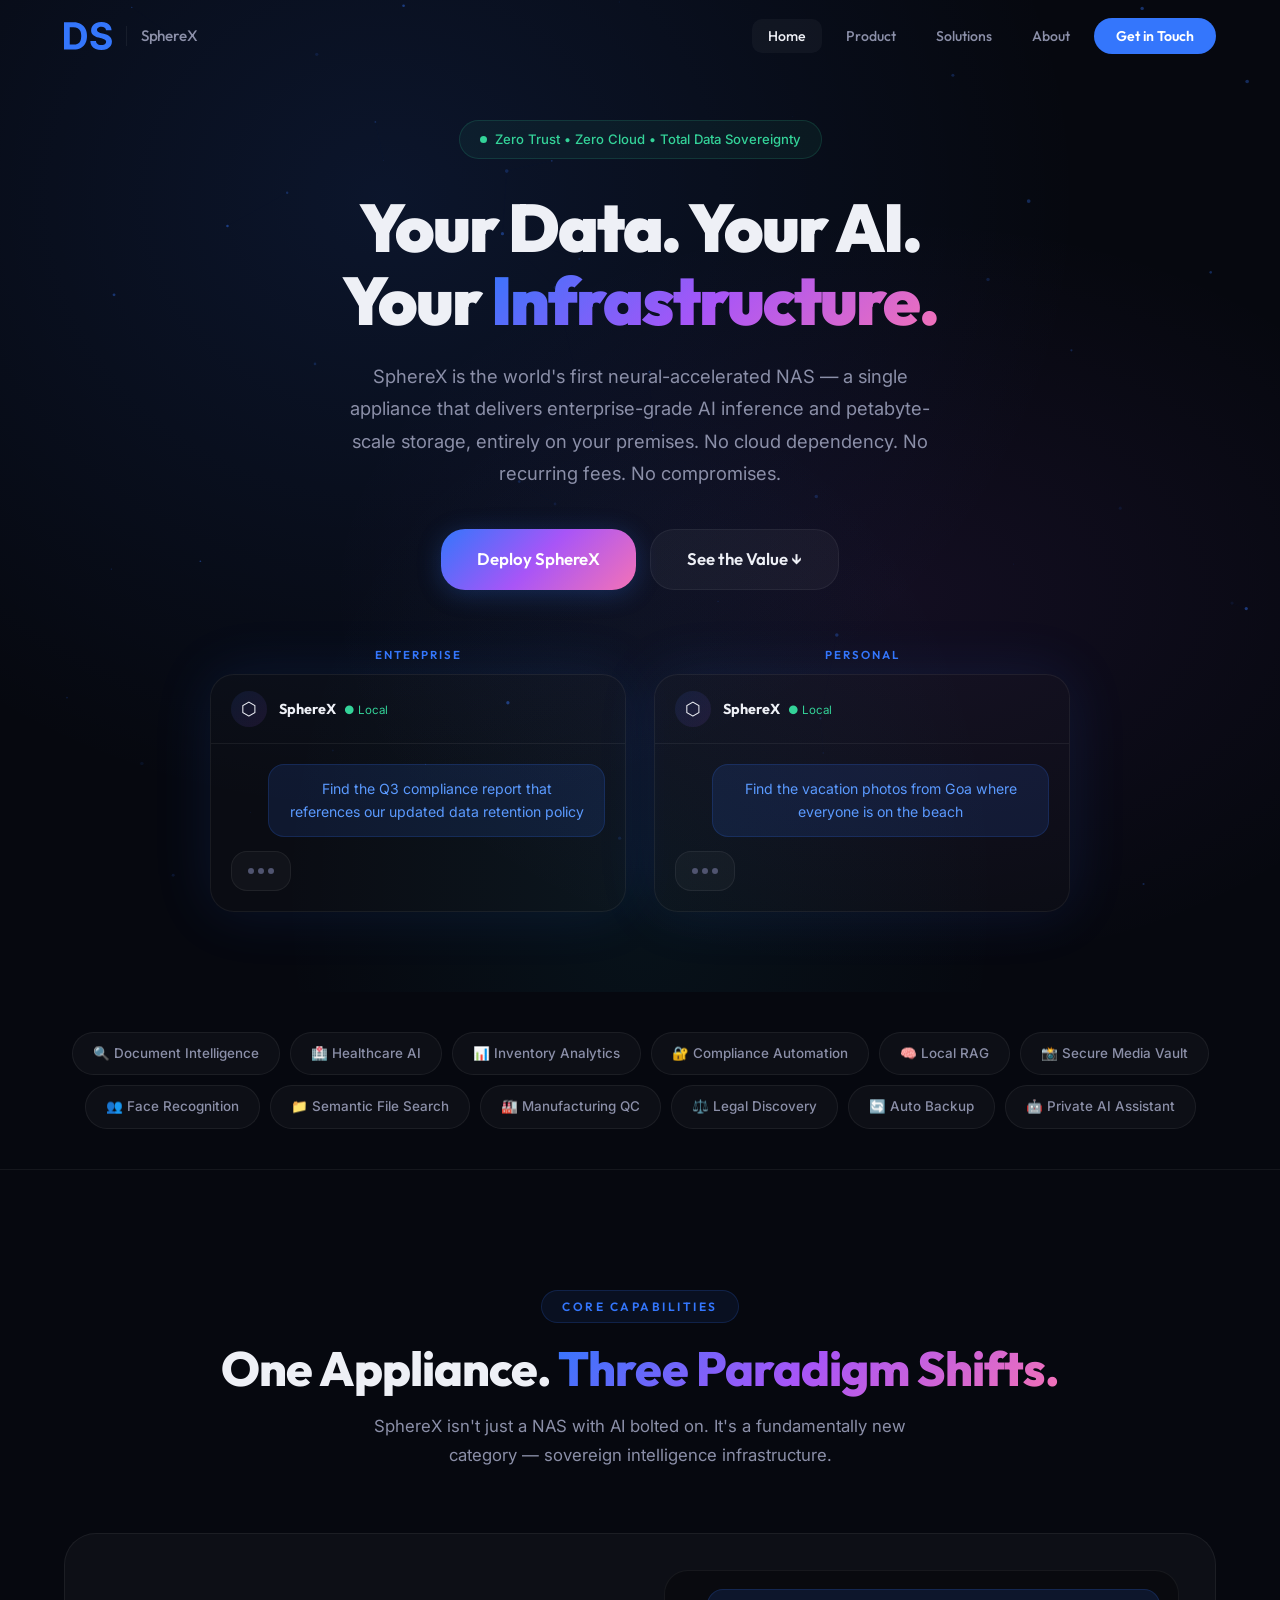
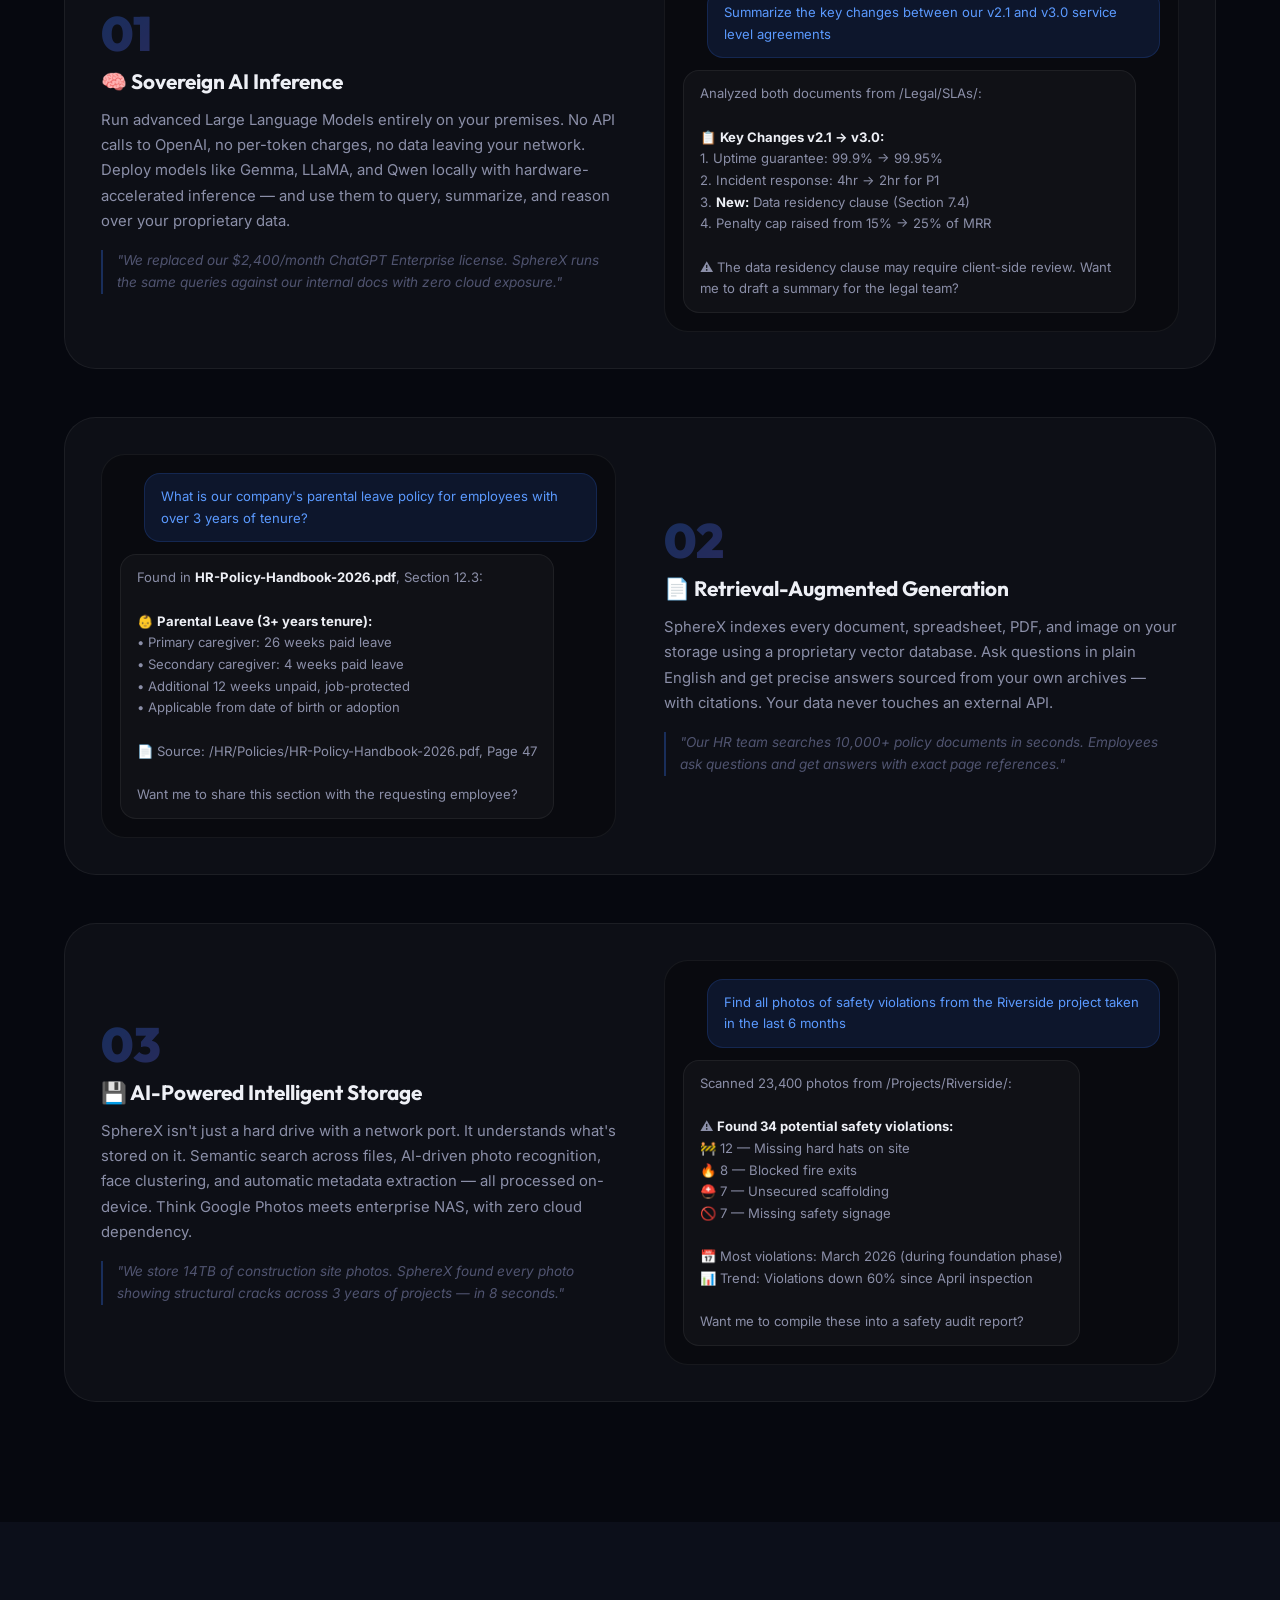
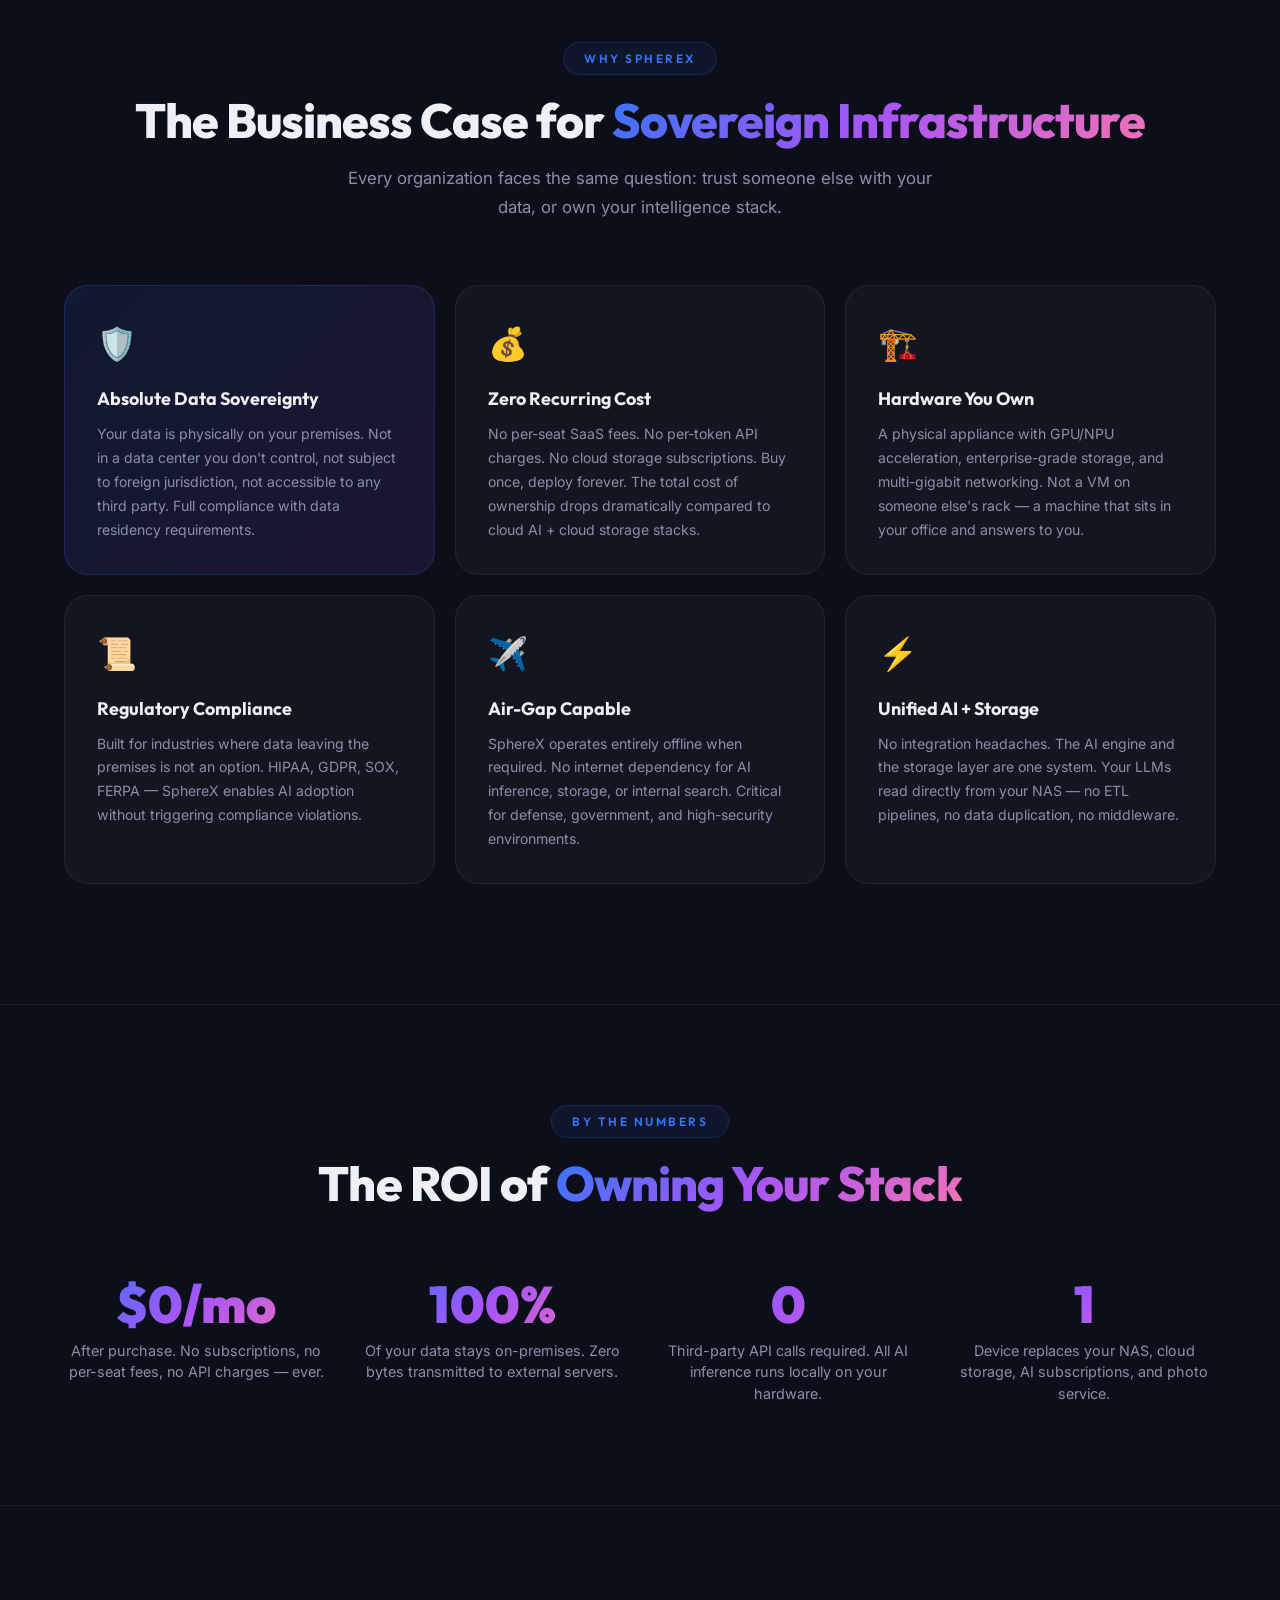
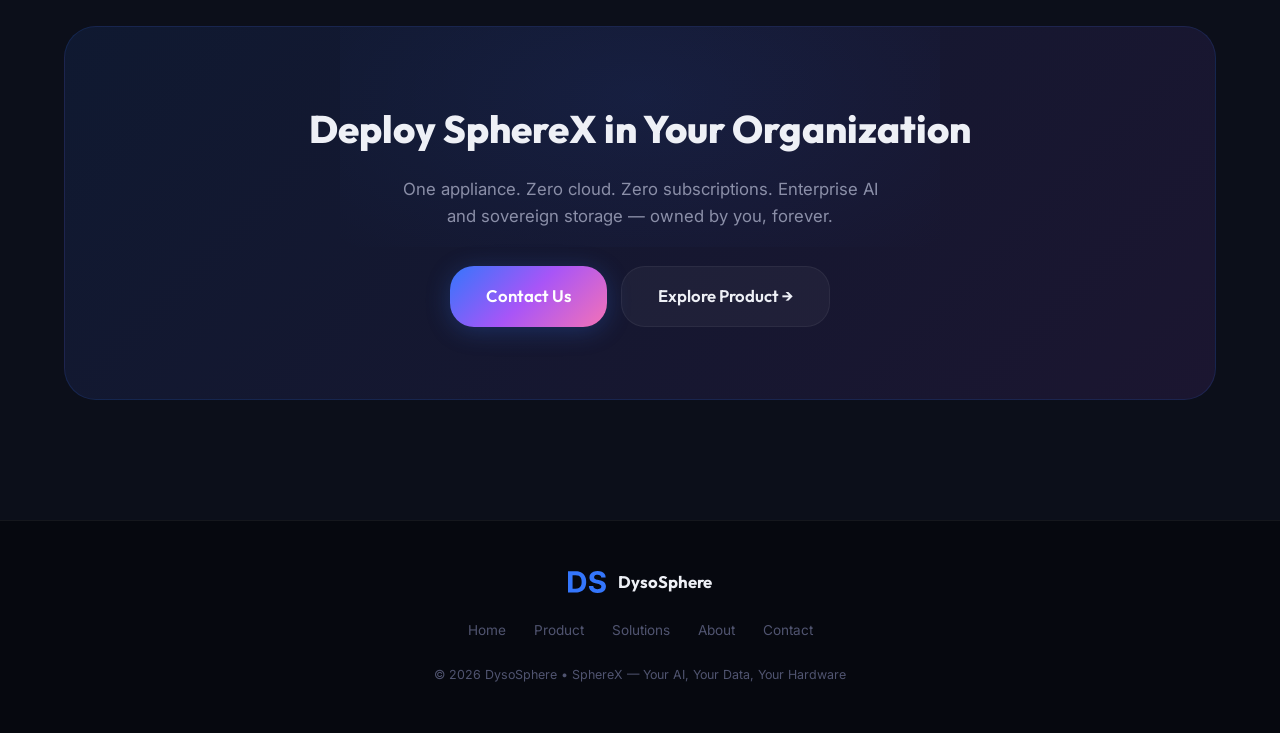
<file: index.html>
<!DOCTYPE html>
<html lang="en">
<head>
    <meta charset="UTF-8">
    <meta name="viewport" content="width=device-width, initial-scale=1.0">
    <title>SphereX by DysoSphere — Local AI Appliance & Intelligent NAS</title>
    <meta name="description" content="SphereX is the world's first local AI appliance and enterprise NAS in one device. Zero cloud, zero subscriptions, total data sovereignty for businesses and homes.">
    <link rel="preconnect" href="https://fonts.googleapis.com">
    <link rel="preconnect" href="https://fonts.gstatic.com" crossorigin>
    <link href="https://fonts.googleapis.com/css2?family=Outfit:wght@300;400;500;600;700;800;900&family=Inter:wght@400;500;600&display=swap" rel="stylesheet">
    <link rel="stylesheet" href="style.css">
</head>
<body>
    <nav class="navbar" id="navbar"><div class="nav-container">
        <a href="index.html" class="nav-logo"><img src="images/DS.svg" alt="DS" style="height:28px;width:auto"><span class="logo-separator"></span><span class="logo-product">SphereX</span></a>
        <ul class="nav-links" id="navLinks">
            <li><a href="index.html" class="active">Home</a></li>
            <li><a href="product.html">Product</a></li>
            <li><a href="solutions.html">Solutions</a></li>
            <li><a href="about.html">About</a></li>
            <li><a href="contact.html" class="nav-cta">Get in Touch</a></li>
        </ul>
        <button class="nav-toggle" id="navToggle" aria-label="Menu"><span></span><span></span><span></span></button>
    </div></nav>

    <!-- HERO -->
    <section class="hero" id="hero">
        <div class="hero-bg"><div class="hero-gradient"></div></div>
        <div class="hero-particles" id="particles"></div>
        <div class="hero-content">
            <div class="hero-badge animate-in"><span class="badge-dot"></span>Zero Trust &bull; Zero Cloud &bull; Total Data Sovereignty</div>
            <h1 class="hero-title animate-in d1">Your Data. Your AI.<br>Your <span class="gradient-text">Infrastructure.</span></h1>
            <p class="hero-subtitle animate-in d2">SphereX is the world's first neural-accelerated NAS — a single appliance that delivers enterprise-grade AI inference and petabyte-scale storage, entirely on your premises. No cloud dependency. No recurring fees. No compromises.</p>
            <div class="hero-actions animate-in d3">
                <a href="contact.html" class="btn btn-primary btn-lg">Deploy SphereX</a>
                <a href="#value" class="btn btn-ghost btn-lg">See the Value ↓</a>
            </div>
            <div class="animate-in d4 dual-chat-demos">
                <!-- Enterprise Demo -->
                <div>
                    <span class="chat-label">Enterprise</span>
                    <div class="chat-window">
                        <div class="chat-header"><div class="chat-avatar">⬡</div><div><strong>SphereX</strong><span class="chat-status">● Local</span></div></div>
                        <div class="chat-messages">
                            <div class="msg msg-user">Find the Q3 compliance report that references our updated data retention policy</div>
                            <div class="msg msg-ai">
                                <div class="msg-typing" id="typing1"><span></span><span></span><span></span></div>
                                <div class="msg-content" id="reply1" style="display:none">Found 3 relevant documents in your internal archive 📋<br><br>📄 <strong>Q3-Compliance-Review-2026.pdf</strong><br>📂 /Corporate/Legal/Compliance/<br>🔍 Section 4.2 references the updated 7-year data retention policy<br><br>📄 2 related board memos also reference this policy.<br><br>All processed locally — no data left your network.</div>
                            </div>
                        </div>
                    </div>
                </div>
                <!-- Personal Demo -->
                <div>
                    <span class="chat-label">Personal</span>
                    <div class="chat-window">
                        <div class="chat-header"><div class="chat-avatar">⬡</div><div><strong>SphereX</strong><span class="chat-status">● Local</span></div></div>
                        <div class="chat-messages">
                            <div class="msg msg-user">Find the vacation photos from Goa where everyone is on the beach</div>
                            <div class="msg msg-ai">
                                <div class="msg-typing" id="typing2"><span></span><span></span><span></span></div>
                                <div class="msg-content" id="reply2" style="display:none">Found 47 photos matching "beach in Goa" across your library! 📸<br><br>📂 <strong>/Photos/2025/Goa Trip/</strong><br>👥 People detected: You, Priya, Rahul, Mom<br>🏖️ 23 beach photos, 12 sunset shots, 12 group photos<br><br>Want me to create a shared album with just the group photos?</div>
                            </div>
                        </div>
                    </div>
                </div>
            </div>
        </div>
    </section>

    <!-- USE CASES -->
    <section class="use-cases">
        <div class="container">
            <div class="use-case-strip">
                <div class="use-case-pill">🔍 Document Intelligence</div>
                <div class="use-case-pill">🏥 Healthcare AI</div>
                <div class="use-case-pill">📊 Inventory Analytics</div>
                <div class="use-case-pill">🔐 Compliance Automation</div>
                <div class="use-case-pill">🧠 Local RAG</div>
                <div class="use-case-pill">📸 Secure Media Vault</div>
                <div class="use-case-pill">👥 Face Recognition</div>
                <div class="use-case-pill">📁 Semantic File Search</div>
                <div class="use-case-pill">🏭 Manufacturing QC</div>
                <div class="use-case-pill">⚖️ Legal Discovery</div>
                <div class="use-case-pill">🔄 Auto Backup</div>
                <div class="use-case-pill">🤖 Private AI Assistant</div>
            </div>
        </div>
    </section>

    <!-- HIGH-IMPACT WORKFLOWS -->
    <section class="workflows" id="value">
        <div class="container">
            <div class="section-header">
                <span class="section-tag">Core Capabilities</span>
                <h2 class="section-title">One Appliance. <span class="gradient-text">Three Paradigm Shifts.</span></h2>
                <p class="section-subtitle">SphereX isn't just a NAS with AI bolted on. It's a fundamentally new category — sovereign intelligence infrastructure.</p>
            </div>

            <!-- WF1: Sovereign AI Inference -->
            <div class="workflow-card reveal">
                <div class="workflow-content">
                    <div class="workflow-number">01</div>
                    <h3>🧠 Sovereign AI Inference</h3>
                    <p class="workflow-desc">Run advanced Large Language Models entirely on your premises. No API calls to OpenAI, no per-token charges, no data leaving your network. Deploy models like Gemma, LLaMA, and Qwen locally with hardware-accelerated inference — and use them to query, summarize, and reason over your proprietary data.</p>
                    <div class="workflow-quote">"We replaced our $2,400/month ChatGPT Enterprise license. SphereX runs the same queries against our internal docs with zero cloud exposure."</div>
                </div>
                <div class="mini-chat">
                    <div class="msg msg-user">Summarize the key changes between our v2.1 and v3.0 service level agreements</div>
                    <div class="msg msg-ai">Analyzed both documents from /Legal/SLAs/:<br><br>📋 <strong>Key Changes v2.1 → v3.0:</strong><br>1. Uptime guarantee: 99.9% → 99.95%<br>2. Incident response: 4hr → 2hr for P1<br>3. <strong>New:</strong> Data residency clause (Section 7.4)<br>4. Penalty cap raised from 15% → 25% of MRR<br><br>⚠️ The data residency clause may require client-side review. Want me to draft a summary for the legal team?</div>
                </div>
            </div>

            <!-- WF2: Intelligent Document Intelligence -->
            <div class="workflow-card reverse reveal">
                <div class="workflow-content">
                    <div class="workflow-number">02</div>
                    <h3>📄 Retrieval-Augmented Generation</h3>
                    <p class="workflow-desc">SphereX indexes every document, spreadsheet, PDF, and image on your storage using a proprietary vector database. Ask questions in plain English and get precise answers sourced from your own archives — with citations. Your data never touches an external API.</p>
                    <div class="workflow-quote">"Our HR team searches 10,000+ policy documents in seconds. Employees ask questions and get answers with exact page references."</div>
                </div>
                <div class="mini-chat">
                    <div class="msg msg-user">What is our company's parental leave policy for employees with over 3 years of tenure?</div>
                    <div class="msg msg-ai">Found in <strong>HR-Policy-Handbook-2026.pdf</strong>, Section 12.3:<br><br>👶 <strong>Parental Leave (3+ years tenure):</strong><br>• Primary caregiver: 26 weeks paid leave<br>• Secondary caregiver: 4 weeks paid leave<br>• Additional 12 weeks unpaid, job-protected<br>• Applicable from date of birth or adoption<br><br>📄 Source: /HR/Policies/HR-Policy-Handbook-2026.pdf, Page 47<br><br>Want me to share this section with the requesting employee?</div>
                </div>
            </div>

            <!-- WF3: AI-Powered Storage -->
            <div class="workflow-card reveal">
                <div class="workflow-content">
                    <div class="workflow-number">03</div>
                    <h3>💾 AI-Powered Intelligent Storage</h3>
                    <p class="workflow-desc">SphereX isn't just a hard drive with a network port. It understands what's stored on it. Semantic search across files, AI-driven photo recognition, face clustering, and automatic metadata extraction — all processed on-device. Think Google Photos meets enterprise NAS, with zero cloud dependency.</p>
                    <div class="workflow-quote">"We store 14TB of construction site photos. SphereX found every photo showing structural cracks across 3 years of projects — in 8 seconds."</div>
                </div>
                <div class="mini-chat">
                    <div class="msg msg-user">Find all photos of safety violations from the Riverside project taken in the last 6 months</div>
                    <div class="msg msg-ai">Scanned 23,400 photos from /Projects/Riverside/:<br><br>⚠️ <strong>Found 34 potential safety violations:</strong><br>🚧 12 — Missing hard hats on site<br>🔥 8 — Blocked fire exits<br>⛑️ 7 — Unsecured scaffolding<br>🚫 7 — Missing safety signage<br><br>📅 Most violations: March 2026 (during foundation phase)<br>📊 Trend: Violations down 60% since April inspection<br><br>Want me to compile these into a safety audit report?</div>
                </div>
            </div>
        </div>
    </section>

    <!-- WHY SPHEREX -->
    <section class="why-section" id="why">
        <div class="container">
            <div class="section-header">
                <span class="section-tag">Why SphereX</span>
                <h2 class="section-title">The Business Case for <span class="gradient-text">Sovereign Infrastructure</span></h2>
                <p class="section-subtitle">Every organization faces the same question: trust someone else with your data, or own your intelligence stack.</p>
            </div>
            <div class="why-grid">
                <div class="why-card highlight-card reveal"><div class="why-icon">🛡️</div><h3>Absolute Data Sovereignty</h3><p>Your data is physically on your premises. Not in a data center you don't control, not subject to foreign jurisdiction, not accessible to any third party. Full compliance with data residency requirements.</p></div>
                <div class="why-card reveal"><div class="why-icon">💰</div><h3>Zero Recurring Cost</h3><p>No per-seat SaaS fees. No per-token API charges. No cloud storage subscriptions. Buy once, deploy forever. The total cost of ownership drops dramatically compared to cloud AI + cloud storage stacks.</p></div>
                <div class="why-card reveal"><div class="why-icon">🏗️</div><h3>Hardware You Own</h3><p>A physical appliance with GPU/NPU acceleration, enterprise-grade storage, and multi-gigabit networking. Not a VM on someone else's rack — a machine that sits in your office and answers to you.</p></div>
                <div class="why-card reveal"><div class="why-icon">📜</div><h3>Regulatory Compliance</h3><p>Built for industries where data leaving the premises is not an option. HIPAA, GDPR, SOX, FERPA — SphereX enables AI adoption without triggering compliance violations.</p></div>
                <div class="why-card reveal"><div class="why-icon">✈️</div><h3>Air-Gap Capable</h3><p>SphereX operates entirely offline when required. No internet dependency for AI inference, storage, or internal search. Critical for defense, government, and high-security environments.</p></div>
                <div class="why-card reveal"><div class="why-icon">⚡</div><h3>Unified AI + Storage</h3><p>No integration headaches. The AI engine and the storage layer are one system. Your LLMs read directly from your NAS — no ETL pipelines, no data duplication, no middleware.</p></div>
            </div>
        </div>
    </section>

    <!-- ROI / STATS -->
    <section class="stats-section">
        <div class="container">
            <div class="section-header">
                <span class="section-tag">By The Numbers</span>
                <h2 class="section-title">The ROI of <span class="gradient-text">Owning Your Stack</span></h2>
            </div>
            <div class="stats-grid">
                <div class="stat-item reveal">
                    <div class="stat-number">$0/mo</div>
                    <div class="stat-label">After purchase. No subscriptions, no per-seat fees, no API charges — ever.</div>
                </div>
                <div class="stat-item reveal">
                    <div class="stat-number">100%</div>
                    <div class="stat-label">Of your data stays on-premises. Zero bytes transmitted to external servers.</div>
                </div>
                <div class="stat-item reveal">
                    <div class="stat-number">0</div>
                    <div class="stat-label">Third-party API calls required. All AI inference runs locally on your hardware.</div>
                </div>
                <div class="stat-item reveal">
                    <div class="stat-number">1</div>
                    <div class="stat-label">Device replaces your NAS, cloud storage, AI subscriptions, and photo service.</div>
                </div>
            </div>
        </div>
    </section>

    <!-- CTA -->
    <section class="cta" id="cta">
        <div class="container">
            <div class="cta-card">
                <div class="cta-glow"></div>
                <h2>Deploy SphereX in Your Organization</h2>
                <p>One appliance. Zero cloud. Zero subscriptions. Enterprise AI and sovereign storage — owned by you, forever.</p>
                <div class="cta-actions">
                    <a href="contact.html" class="btn btn-primary btn-lg">Contact Us</a>
                    <a href="product.html" class="btn btn-ghost btn-lg">Explore Product →</a>
                </div>
            </div>
        </div>
    </section>

    <footer class="footer"><div class="container"><div class="footer-inner">
        <div class="footer-brand"><img src="images/DS.svg" alt="DS" style="height:22px;width:auto"><span>DysoSphere</span></div>
        <div class="footer-links"><a href="index.html">Home</a><a href="product.html">Product</a><a href="solutions.html">Solutions</a><a href="about.html">About</a><a href="contact.html">Contact</a></div>
        <p class="footer-copy">&copy; 2026 DysoSphere &bull; SphereX — Your AI, Your Data, Your Hardware</p>
    </div></div></footer>
    <script src="script.js"></script>
</body>
</html>
</file>
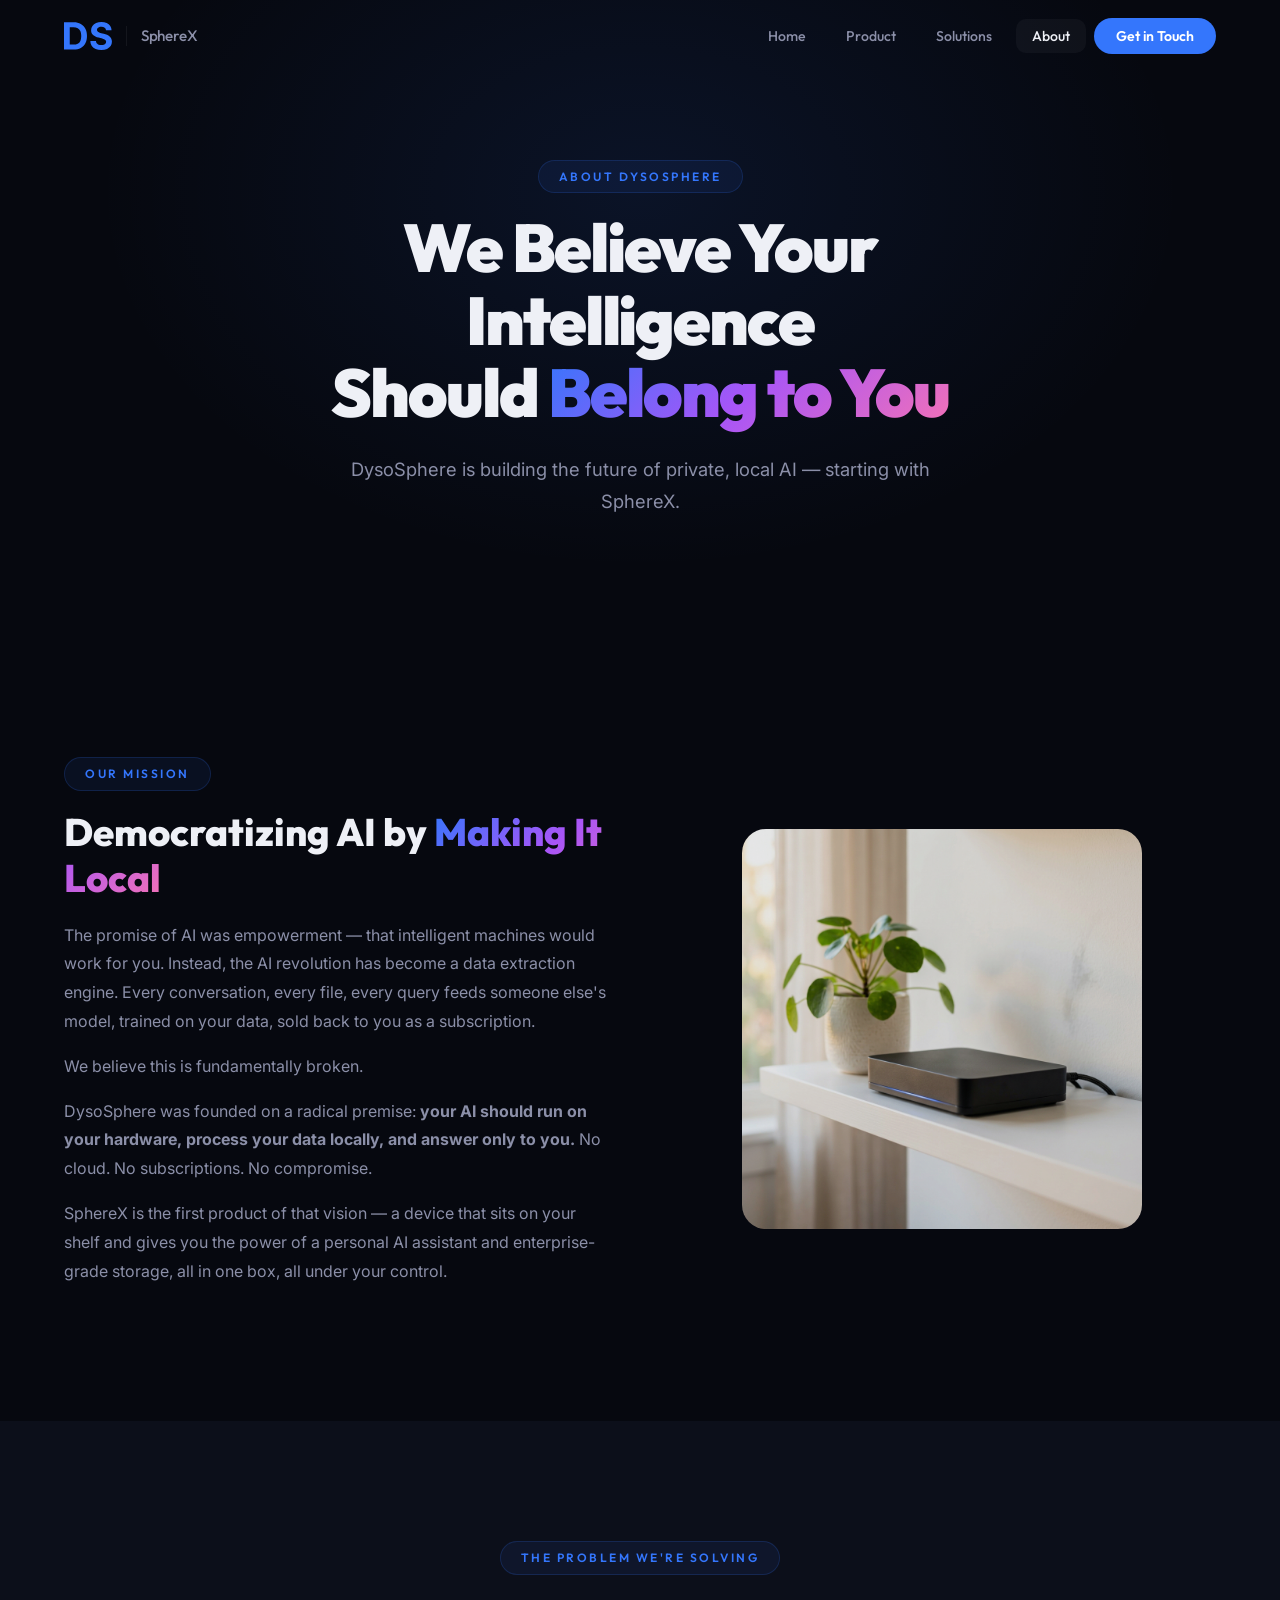
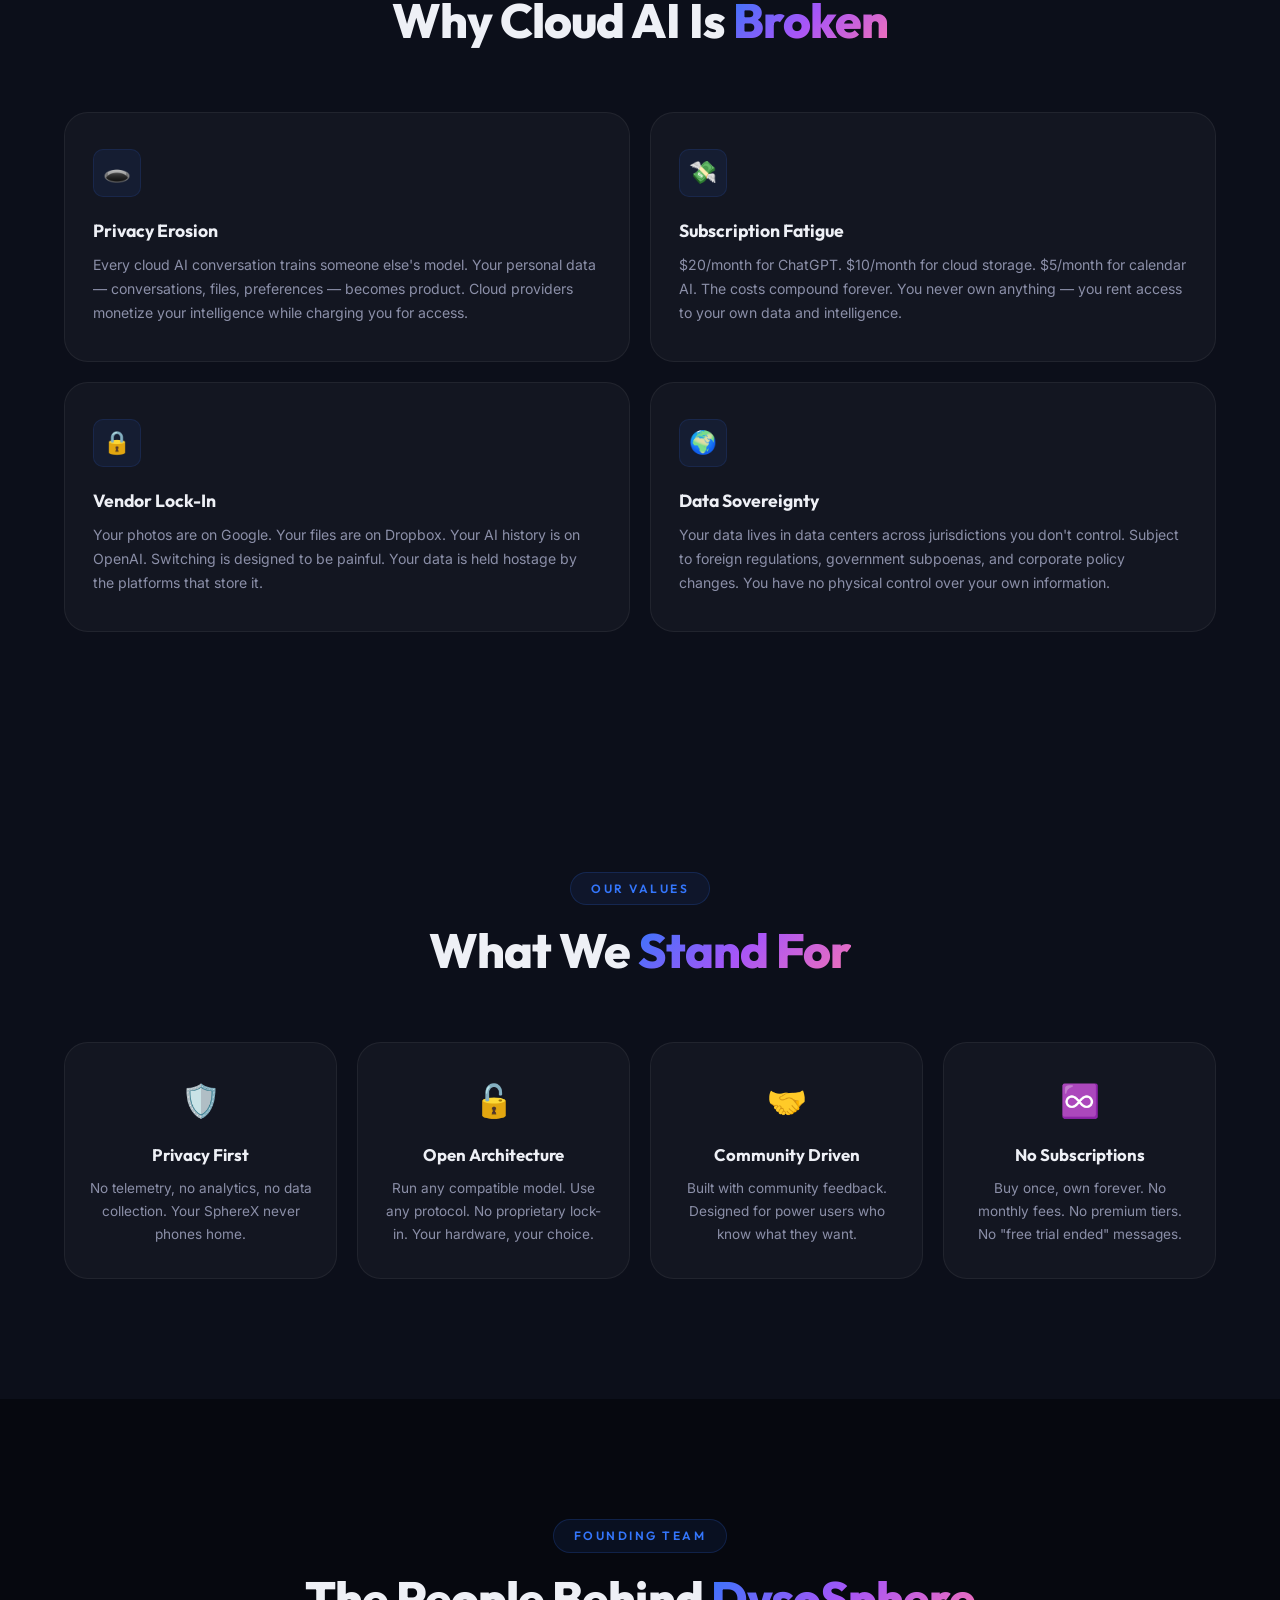
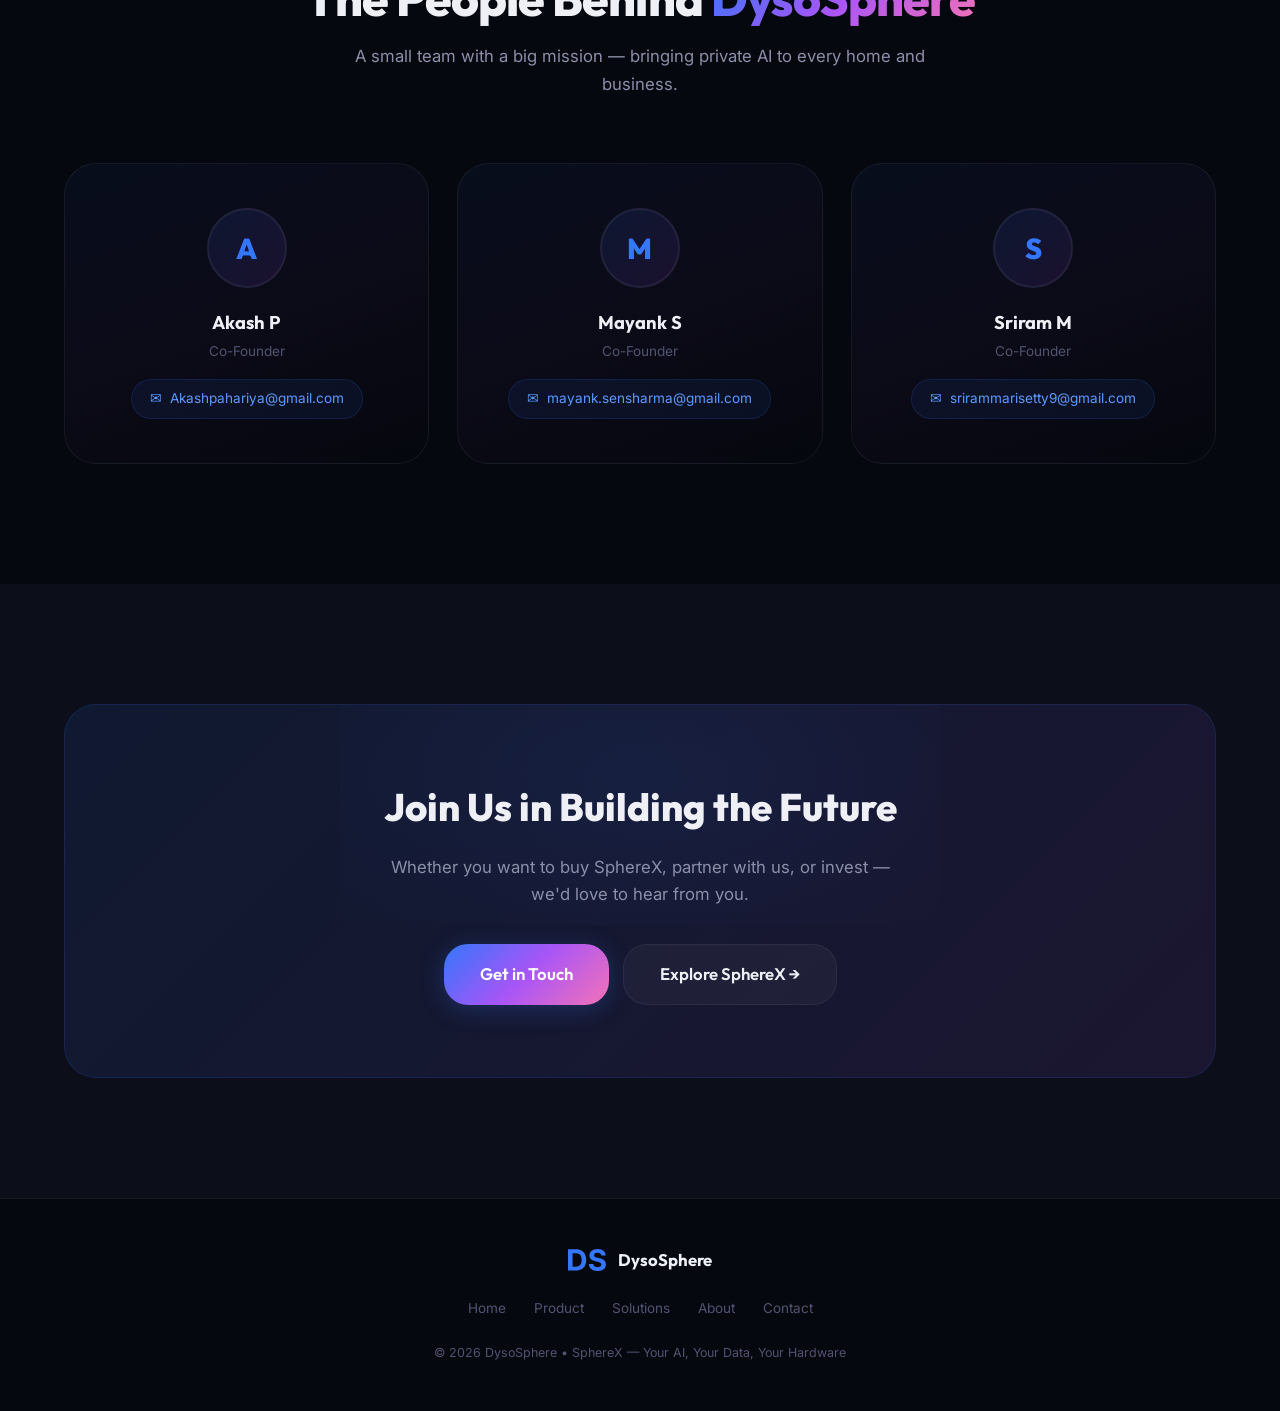
<file: about.html>
<!DOCTYPE html>
<html lang="en">

<head>
    <meta charset="UTF-8">
    <meta name="viewport" content="width=device-width, initial-scale=1.0">
    <title>About DysoSphere — The Team Behind SphereX</title>
    <meta name="description"
        content="DysoSphere is building the future of private, local AI. Meet the founding team behind SphereX — the AI appliance that makes the cloud obsolete.">
    <link rel="preconnect" href="https://fonts.googleapis.com">
    <link rel="preconnect" href="https://fonts.gstatic.com" crossorigin>
    <link
        href="https://fonts.googleapis.com/css2?family=Outfit:wght@300;400;500;600;700;800;900&family=Inter:wght@400;500;600&display=swap"
        rel="stylesheet">
    <link rel="stylesheet" href="style.css">
</head>

<body>

    <!-- NAV -->
    <nav class="navbar" id="navbar">
        <div class="nav-container">
            <a href="index.html" class="nav-logo">
                <img src="images/DS.svg" alt="DS" style="height:28px;width:auto">
                <span class="logo-separator"></span>
                <span class="logo-product">SphereX</span>
            </a>
            <ul class="nav-links" id="navLinks">
                <li><a href="index.html">Home</a></li>
                <li><a href="product.html">Product</a></li>
                <li><a href="solutions.html">Solutions</a></li>
                <li><a href="about.html" class="active">About</a></li>
                <li><a href="contact.html" class="nav-cta">Get in Touch</a></li>
            </ul>
            <button class="nav-toggle" id="navToggle" aria-label="Menu"><span></span><span></span><span></span></button>
        </div>
    </nav>

    <!-- PAGE HERO -->
    <section class="page-hero">
        <div class="hero-gradient"></div>
        <div class="page-hero-content">
            <span class="section-tag animate-in">About DysoSphere</span>
            <h1 class="hero-title animate-in d1">We Believe Your Intelligence<br>Should <span
                    class="gradient-text">Belong to You</span></h1>
            <p class="hero-subtitle animate-in d2">DysoSphere is building the future of private, local AI — starting
                with SphereX.</p>
        </div>
    </section>

    <!-- MISSION -->
    <section class="mission-section">
        <div class="container">
            <div class="mission-grid">
                <div class="mission-content reveal">
                    <span class="section-tag">Our Mission</span>
                    <h2>Democratizing AI by <span class="gradient-text">Making It Local</span></h2>
                    <p>The promise of AI was empowerment — that intelligent machines would work for you. Instead, the AI
                        revolution has become a data extraction engine. Every conversation, every file, every query
                        feeds someone else's model, trained on your data, sold back to you as a subscription.</p>
                    <p>We believe this is fundamentally broken.</p>
                    <p>DysoSphere was founded on a radical premise: <strong>your AI should run on your hardware, process
                            your data locally, and answer only to you.</strong> No cloud. No subscriptions. No
                        compromise.</p>
                    <p>SphereX is the first product of that vision — a device that sits on your shelf and gives you the
                        power of a personal AI assistant and enterprise-grade storage, all in one box, all under your
                        control.</p>
                </div>
                <div class="reveal" style="display:flex;justify-content:center;align-items:center">
                    <img src="images/edge-server.png" alt="SphereX Device"
                        style="max-height:400px;border-radius:var(--r-lg);opacity:0.9">
                </div>
            </div>
        </div>
    </section>

    <!-- THE PROBLEM -->
    <section class="features">
        <div class="container">
            <div class="section-header">
                <span class="section-tag">The Problem We're Solving</span>
                <h2 class="section-title">Why Cloud AI Is <span class="gradient-text">Broken</span></h2>
            </div>
            <div class="feature-grid" style="grid-template-columns:repeat(2,1fr)">
                <div class="feature-card reveal">
                    <div class="feature-icon">🕳️</div>
                    <h3>Privacy Erosion</h3>
                    <p>Every cloud AI conversation trains someone else's model. Your personal data — conversations,
                        files, preferences — becomes product. Cloud providers monetize your intelligence while charging
                        you for access.</p>
                </div>
                <div class="feature-card reveal">
                    <div class="feature-icon">💸</div>
                    <h3>Subscription Fatigue</h3>
                    <p>$20/month for ChatGPT. $10/month for cloud storage. $5/month for calendar AI. The costs compound
                        forever. You never own anything — you rent access to your own data and intelligence.</p>
                </div>
                <div class="feature-card reveal">
                    <div class="feature-icon">🔒</div>
                    <h3>Vendor Lock-In</h3>
                    <p>Your photos are on Google. Your files are on Dropbox. Your AI history is on OpenAI. Switching is
                        designed to be painful. Your data is held hostage by the platforms that store it.</p>
                </div>
                <div class="feature-card reveal">
                    <div class="feature-icon">🌍</div>
                    <h3>Data Sovereignty</h3>
                    <p>Your data lives in data centers across jurisdictions you don't control. Subject to foreign
                        regulations, government subpoenas, and corporate policy changes. You have no physical control
                        over your own information.</p>
                </div>
            </div>
        </div>
    </section>

    <!-- VALUES -->
    <section class="values-section">
        <div class="container">
            <div class="section-header">
                <span class="section-tag">Our Values</span>
                <h2 class="section-title">What We <span class="gradient-text">Stand For</span></h2>
            </div>
            <div class="values-grid">
                <div class="value-card reveal">
                    <div class="value-icon">🛡️</div>
                    <h3>Privacy First</h3>
                    <p>No telemetry, no analytics, no data collection. Your SphereX never phones home.</p>
                </div>
                <div class="value-card reveal">
                    <div class="value-icon">🔓</div>
                    <h3>Open Architecture</h3>
                    <p>Run any compatible model. Use any protocol. No proprietary lock-in. Your hardware, your choice.
                    </p>
                </div>
                <div class="value-card reveal">
                    <div class="value-icon">🤝</div>
                    <h3>Community Driven</h3>
                    <p>Built with community feedback. Designed for power users who know what they want.</p>
                </div>
                <div class="value-card reveal">
                    <div class="value-icon">♾️</div>
                    <h3>No Subscriptions</h3>
                    <p>Buy once, own forever. No monthly fees. No premium tiers. No "free trial ended" messages.</p>
                </div>
            </div>
        </div>
    </section>

    <!-- TEAM -->
    <section class="team-section">
        <div class="container">
            <div class="section-header">
                <span class="section-tag">Founding Team</span>
                <h2 class="section-title">The People Behind <span class="gradient-text">DysoSphere</span></h2>
                <p class="section-subtitle">A small team with a big mission — bringing private AI to every home and
                    business.</p>
            </div>
            <div class="team-grid">
                <div class="team-card reveal">
                    <div class="team-avatar">A</div>
                    <h3>Akash P</h3>
                    <p class="team-role">Co-Founder</p>
                    <a href="mailto:akashpahariya@gmail.com" class="team-email">
                        <span>✉</span> Akashpahariya@gmail.com
                    </a>
                </div>
                <div class="team-card reveal">
                    <div class="team-avatar">M</div>
                    <h3>Mayank S</h3>
                    <p class="team-role">Co-Founder</p>
                    <a href="mailto:mayank.sensharma@gmail.com" class="team-email">
                        <span>✉</span> mayank.sensharma@gmail.com
                    </a>
                </div>
                <div class="team-card reveal">
                    <div class="team-avatar">S</div>
                    <h3>Sriram M</h3>
                    <p class="team-role">Co-Founder</p>
                    <a href="mailto:srirammarisetty9@gmail.com" class="team-email">
                        <span>✉</span> srirammarisetty9@gmail.com
                    </a>
                </div>
            </div>
        </div>
    </section>

    <!-- CTA -->
    <section class="cta">
        <div class="container">
            <div class="cta-card">
                <div class="cta-glow"></div>
                <h2>Join Us in Building the Future</h2>
                <p>Whether you want to buy SphereX, partner with us, or invest — we'd love to hear from you.</p>
                <div class="cta-actions">
                    <a href="contact.html" class="btn btn-primary btn-lg">Get in Touch</a>
                    <a href="product.html" class="btn btn-ghost btn-lg">Explore SphereX →</a>
                </div>
            </div>
        </div>
    </section>

    <!-- FOOTER -->
    <footer class="footer">
        <div class="container">
            <div class="footer-inner">
                <div class="footer-brand">
                    <img src="images/DS.svg" alt="DS" style="height:22px;width:auto">
                    <span>DysoSphere</span>
                </div>
                <div class="footer-links">
                    <a href="index.html">Home</a>
                    <a href="product.html">Product</a>
                    <a href="solutions.html">Solutions</a>
                    <a href="about.html">About</a>
                    <a href="contact.html">Contact</a>
                </div>
                <p class="footer-copy">&copy; 2026 DysoSphere &bull; SphereX — Your AI, Your Data, Your Hardware</p>
            </div>
        </div>
    </footer>

    <script src="script.js"></script>
</body>

</html>
</file>
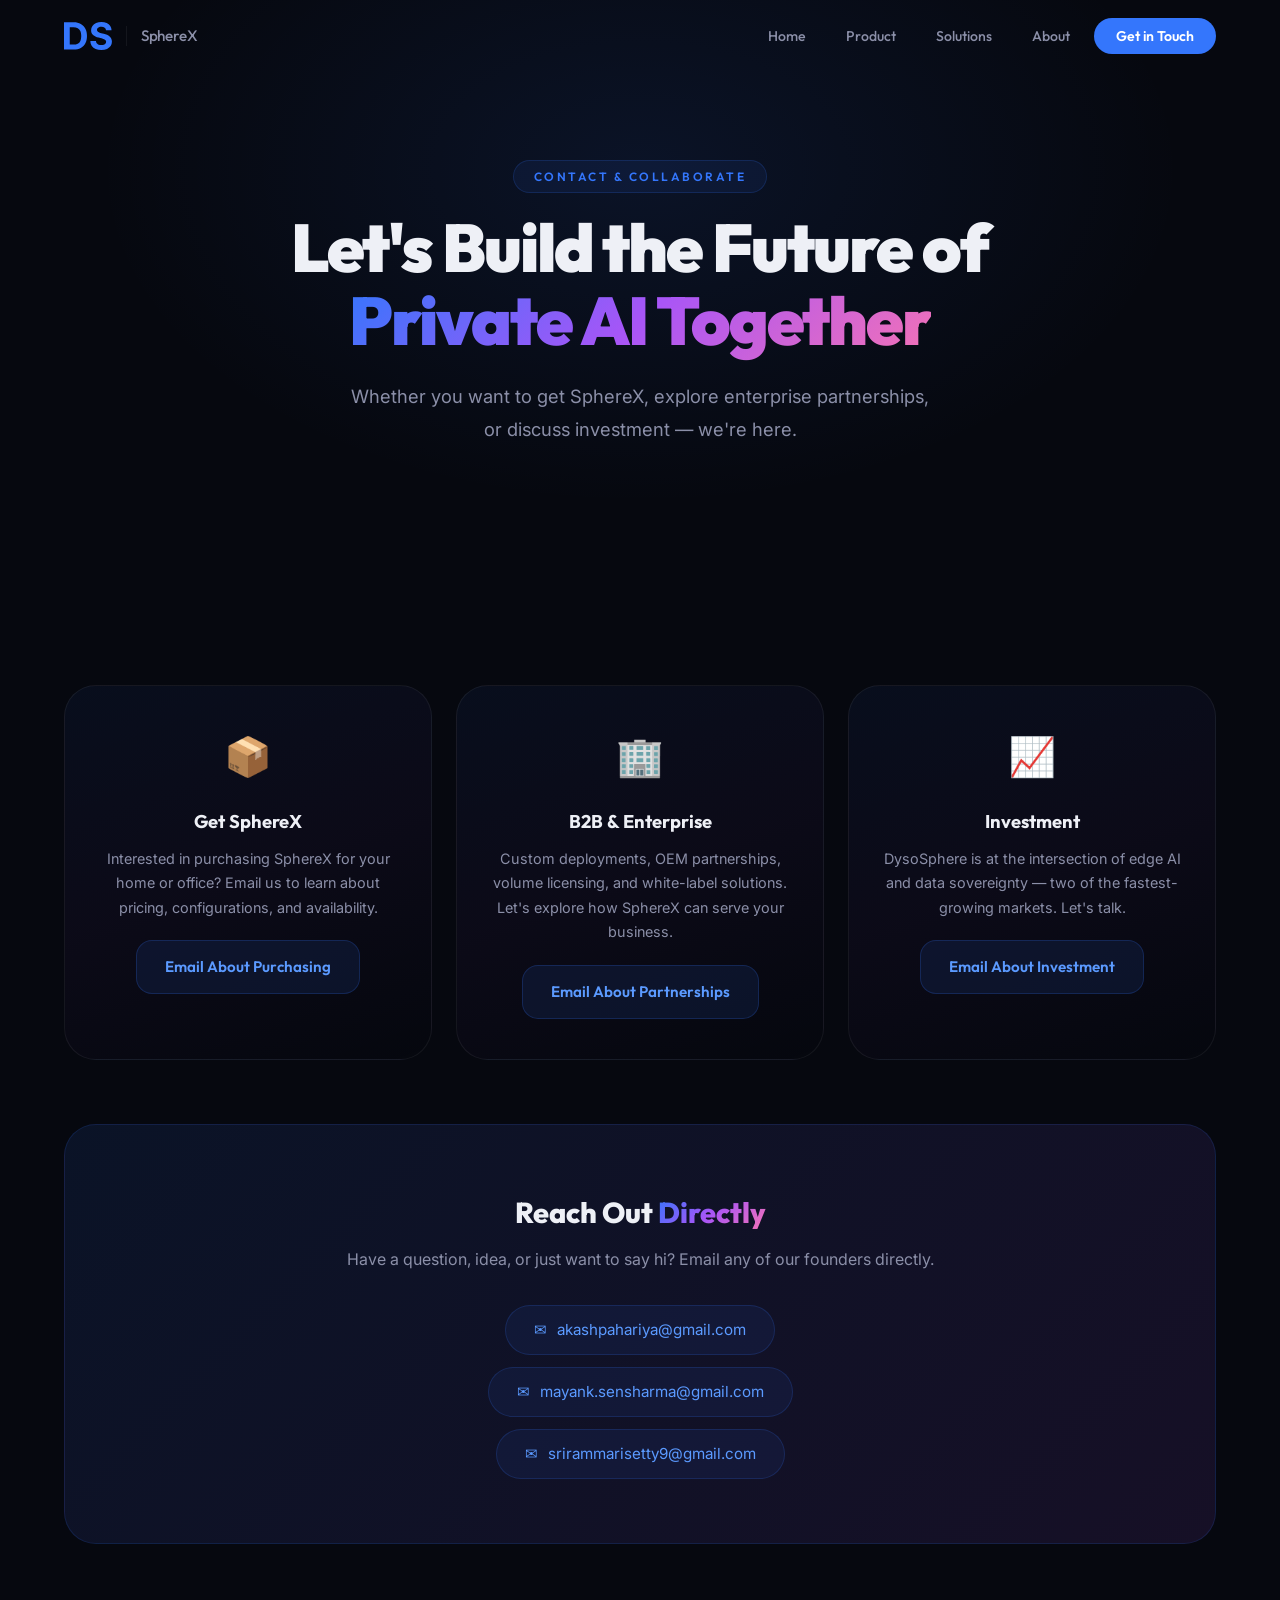
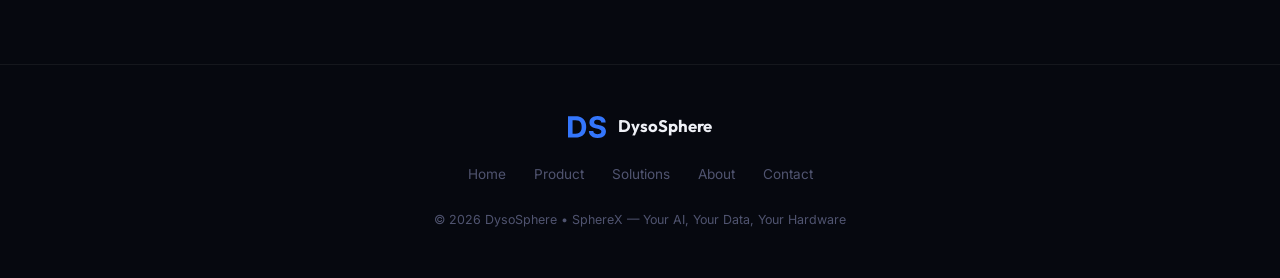
<file: contact.html>
<!DOCTYPE html>
<html lang="en">

<head>
    <meta charset="UTF-8">
    <meta name="viewport" content="width=device-width, initial-scale=1.0">
    <title>Contact DysoSphere — Get SphereX, Partner, or Invest</title>
    <meta name="description"
        content="Interested in SphereX? Contact DysoSphere for purchasing, B2B collaboration, enterprise deployments, or investment inquiries.">
    <link rel="preconnect" href="https://fonts.googleapis.com">
    <link rel="preconnect" href="https://fonts.gstatic.com" crossorigin>
    <link
        href="https://fonts.googleapis.com/css2?family=Outfit:wght@300;400;500;600;700;800;900&family=Inter:wght@400;500;600&display=swap"
        rel="stylesheet">
    <link rel="stylesheet" href="style.css">
</head>

<body>

    <!-- NAV -->
    <nav class="navbar" id="navbar">
        <div class="nav-container">
            <a href="index.html" class="nav-logo">
                <img src="images/DS.svg" alt="DS" style="height:28px;width:auto">
                <span class="logo-separator"></span>
                <span class="logo-product">SphereX</span>
            </a>
            <ul class="nav-links" id="navLinks">
                <li><a href="index.html">Home</a></li>
                <li><a href="product.html">Product</a></li>
                <li><a href="solutions.html">Solutions</a></li>
                <li><a href="about.html">About</a></li>
                <li><a href="contact.html" class="nav-cta active">Get in Touch</a></li>
            </ul>
            <button class="nav-toggle" id="navToggle" aria-label="Menu"><span></span><span></span><span></span></button>
        </div>
    </nav>

    <!-- PAGE HERO -->
    <section class="page-hero">
        <div class="hero-gradient"></div>
        <div class="page-hero-content">
            <span class="section-tag animate-in">Contact & Collaborate</span>
            <h1 class="hero-title animate-in d1">Let's Build the Future of<br><span class="gradient-text">Private AI
                    Together</span></h1>
            <p class="hero-subtitle animate-in d2">Whether you want to get SphereX, explore enterprise partnerships, or
                discuss investment — we're here.</p>
        </div>
    </section>

    <!-- CONTACT CATEGORIES -->
    <section class="contact-section">
        <div class="container">
            <div class="contact-grid">
                <div class="contact-card reveal">
                    <div class="contact-icon">📦</div>
                    <h3>Get SphereX</h3>
                    <p>Interested in purchasing SphereX for your home or office? Email us to learn about pricing,
                        configurations, and availability.</p>
                    <a href="mailto:srirammarisetty9@gmail.com?subject=SphereX Purchase Inquiry"
                        class="btn btn-secondary">Email About Purchasing</a>
                </div>
                <div class="contact-card reveal">
                    <div class="contact-icon">🏢</div>
                    <h3>B2B & Enterprise</h3>
                    <p>Custom deployments, OEM partnerships, volume licensing, and white-label solutions. Let's explore
                        how SphereX can serve your business.</p>
                    <a href="mailto:akashpahariya@gmail.com?subject=B2B Partnership Inquiry"
                        class="btn btn-secondary">Email About Partnerships</a>
                </div>
                <div class="contact-card reveal">
                    <div class="contact-icon">📈</div>
                    <h3>Investment</h3>
                    <p>DysoSphere is at the intersection of edge AI and data sovereignty — two of the fastest-growing
                        markets. Let's talk.</p>
                    <a href="mailto:mayank.sensharma@gmail.com?subject=Investment Inquiry - DysoSphere"
                        class="btn btn-secondary">Email About Investment</a>
                </div>
            </div>

            <!-- EMAIL BLOCK -->
            <div class="email-block reveal">
                <h2>Reach Out <span class="gradient-text">Directly</span></h2>
                <p>Have a question, idea, or just want to say hi? Email any of our founders directly.</p>
                <div class="email-list">
                    <a href="mailto:akashpahariya@gmail.com" class="email-link" id="email-akash">
                        <span>✉</span> akashpahariya@gmail.com
                    </a>
                    <a href="mailto:mayank.sensharma@gmail.com" class="email-link" id="email-mayank">
                        <span>✉</span> mayank.sensharma@gmail.com
                    </a>
                    <a href="mailto:srirammarisetty9@gmail.com" class="email-link" id="email-sriram">
                        <span>✉</span> srirammarisetty9@gmail.com
                    </a>
                </div>
            </div>
        </div>
    </section>

    <!-- FOOTER -->
    <footer class="footer">
        <div class="container">
            <div class="footer-inner">
                <div class="footer-brand">
                    <img src="images/DS.svg" alt="DS" style="height:22px;width:auto">
                    <span>DysoSphere</span>
                </div>
                <div class="footer-links">
                    <a href="index.html">Home</a>
                    <a href="product.html">Product</a>
                    <a href="solutions.html">Solutions</a>
                    <a href="about.html">About</a>
                    <a href="contact.html">Contact</a>
                </div>
                <p class="footer-copy">&copy; 2026 DysoSphere &bull; SphereX — Your AI, Your Data, Your Hardware</p>
            </div>
        </div>
    </footer>

    <script src="script.js"></script>
</body>

</html>
</file>
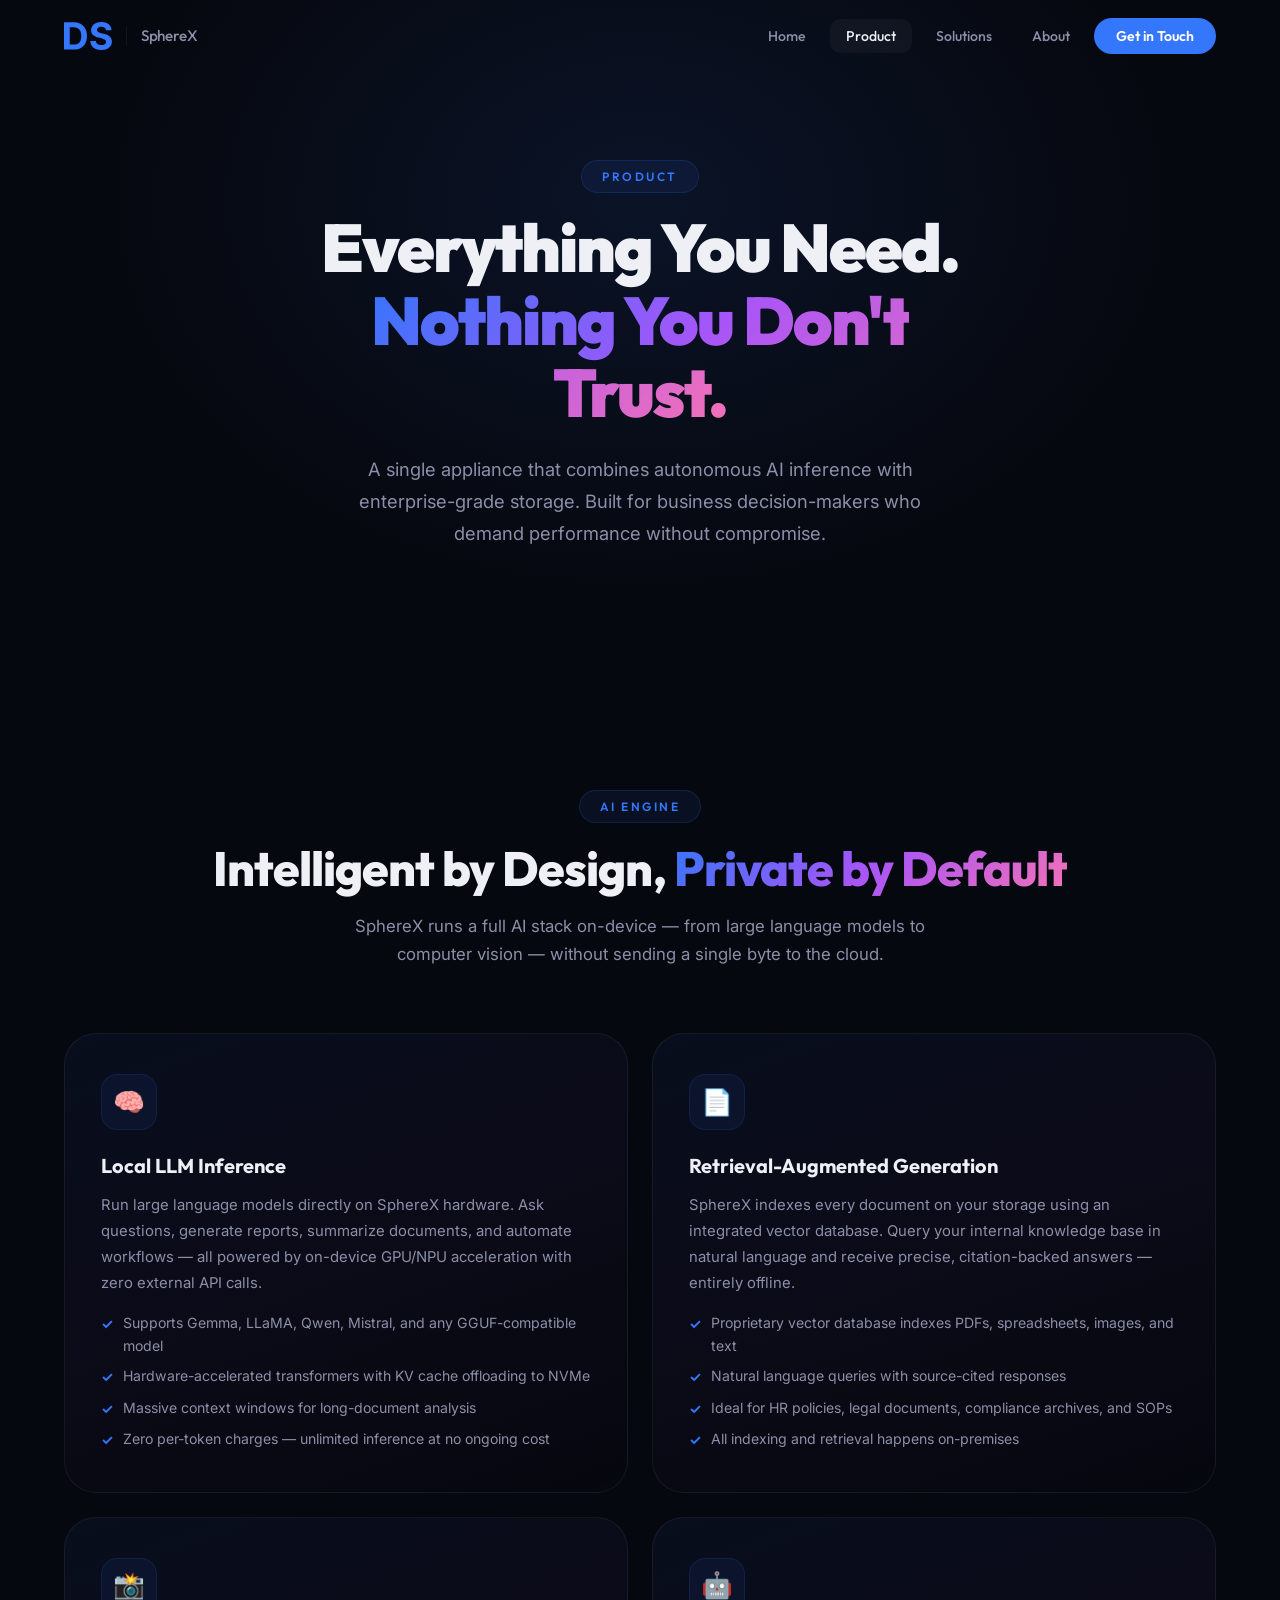
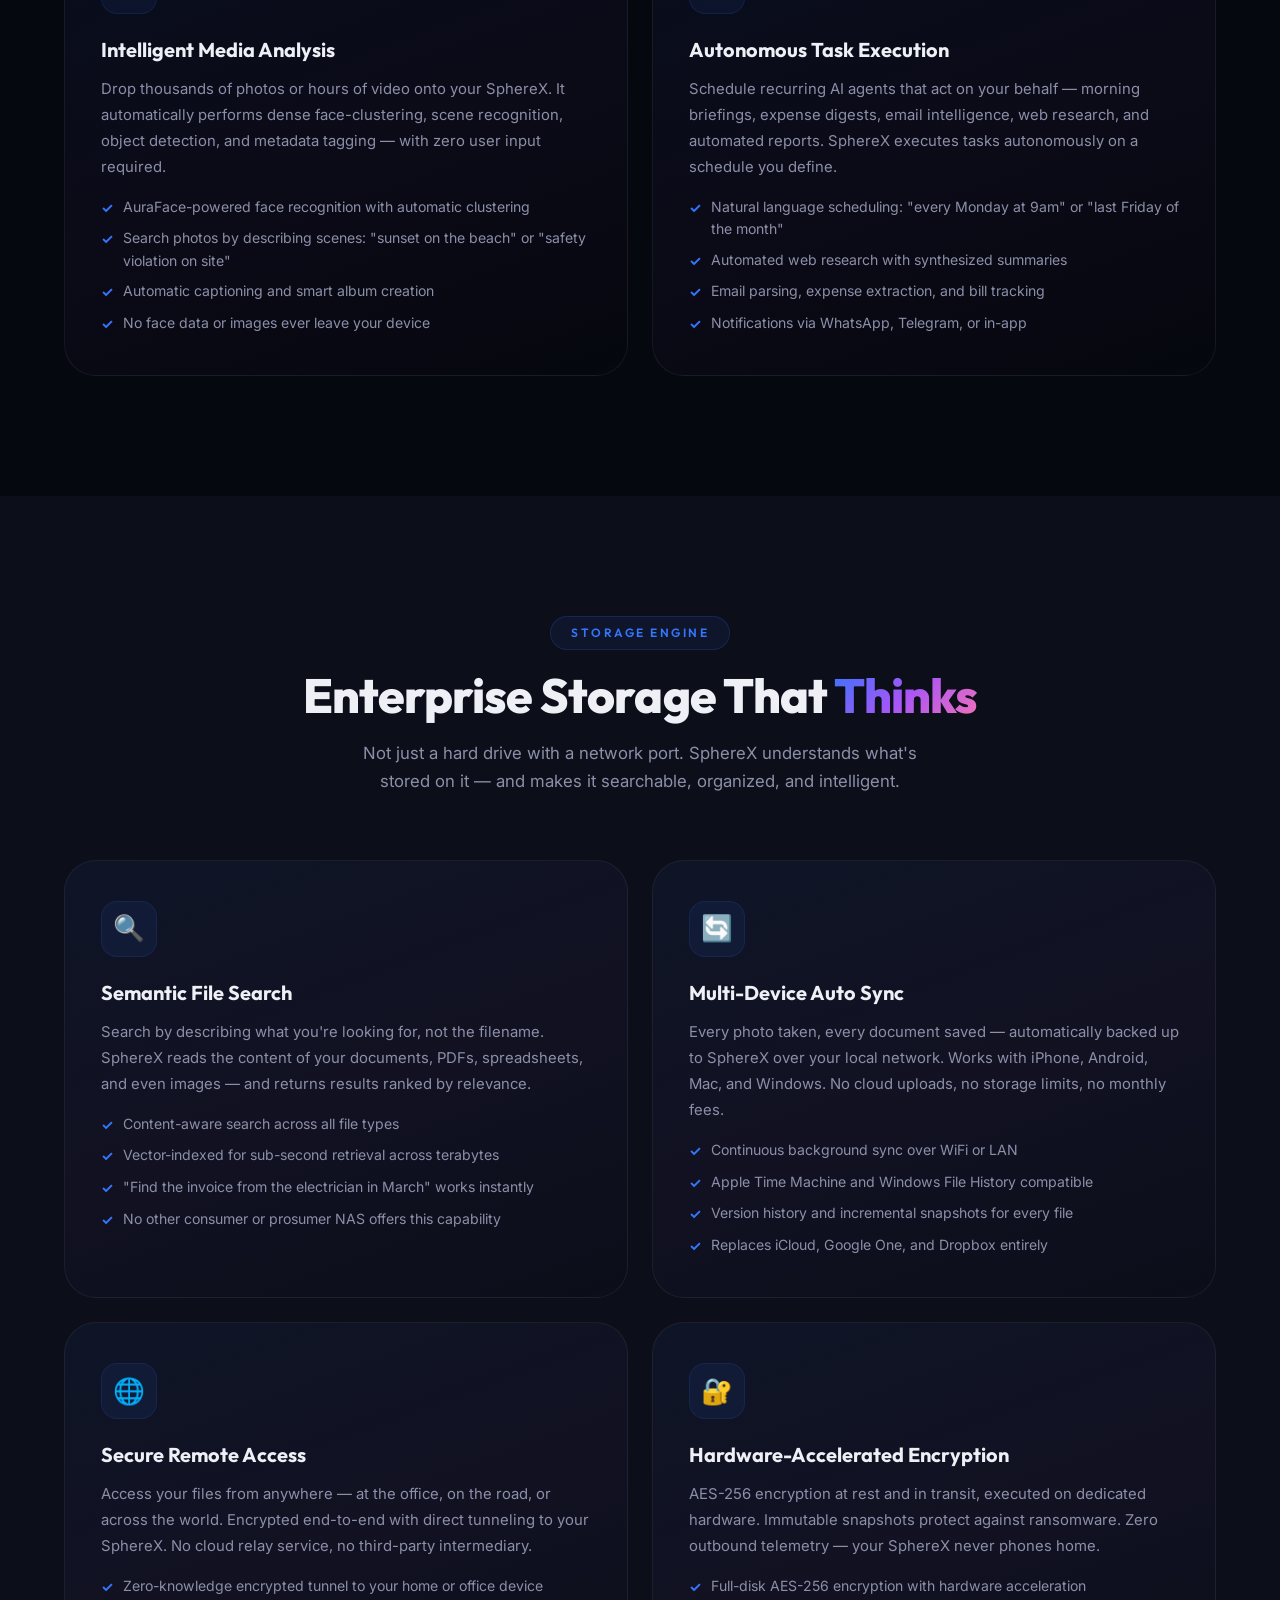
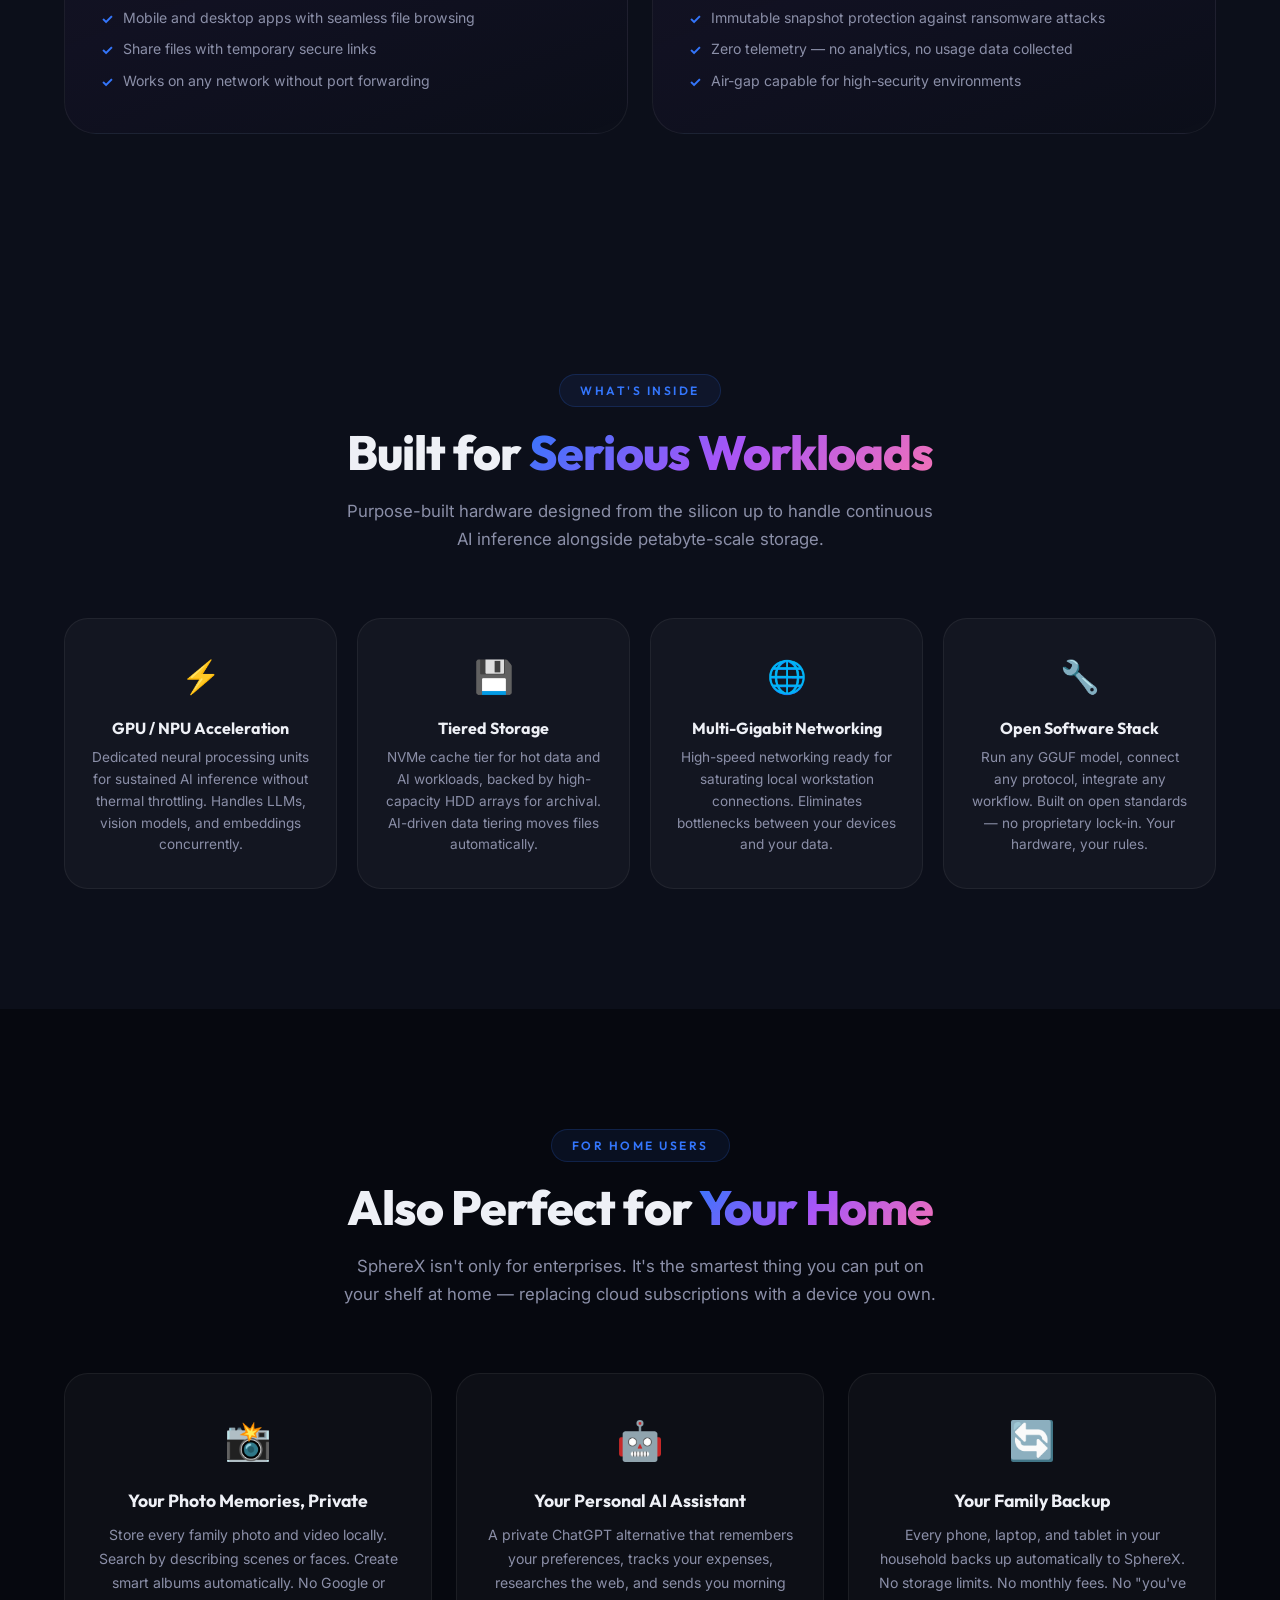
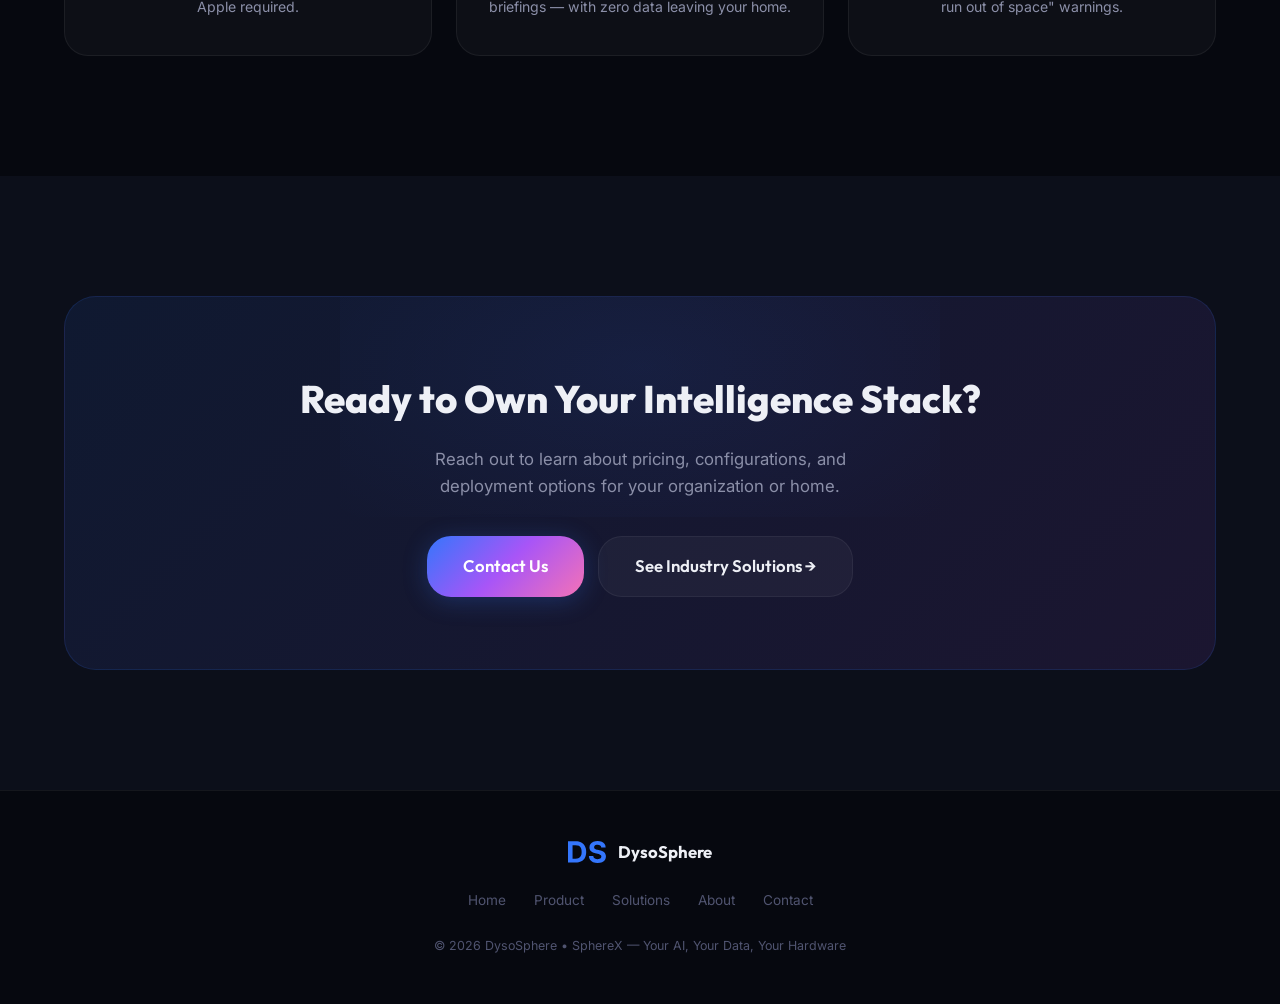
<file: product.html>
<!DOCTYPE html>
<html lang="en">
<head>
    <meta charset="UTF-8">
    <meta name="viewport" content="width=device-width, initial-scale=1.0">
    <title>SphereX Product — AI + NAS Capabilities | DysoSphere</title>
    <meta name="description" content="SphereX: local LLM inference, retrieval-augmented generation, intelligent media analysis, semantic file search, hardware-accelerated encryption, and multi-device sync — all in one appliance.">
    <link rel="preconnect" href="https://fonts.googleapis.com">
    <link rel="preconnect" href="https://fonts.gstatic.com" crossorigin>
    <link href="https://fonts.googleapis.com/css2?family=Outfit:wght@300;400;500;600;700;800;900&family=Inter:wght@400;500;600&display=swap" rel="stylesheet">
    <link rel="stylesheet" href="style.css">
</head>
<body>
    <nav class="navbar" id="navbar"><div class="nav-container">
        <a href="index.html" class="nav-logo"><img src="images/DS.svg" alt="DS" style="height:28px;width:auto"><span class="logo-separator"></span><span class="logo-product">SphereX</span></a>
        <ul class="nav-links" id="navLinks">
            <li><a href="index.html">Home</a></li>
            <li><a href="product.html" class="active">Product</a></li>
            <li><a href="solutions.html">Solutions</a></li>
            <li><a href="about.html">About</a></li>
            <li><a href="contact.html" class="nav-cta">Get in Touch</a></li>
        </ul>
        <button class="nav-toggle" id="navToggle" aria-label="Menu"><span></span><span></span><span></span></button>
    </div></nav>

    <section class="page-hero">
        <div class="hero-gradient"></div>
        <div class="page-hero-content">
            <span class="section-tag animate-in">Product</span>
            <h1 class="hero-title animate-in d1">Everything You Need.<br><span class="gradient-text">Nothing You Don't Trust.</span></h1>
            <p class="hero-subtitle animate-in d2">A single appliance that combines autonomous AI inference with enterprise-grade storage. Built for business decision-makers who demand performance without compromise.</p>
        </div>
    </section>

    <!-- AI CAPABILITIES -->
    <section class="capabilities" id="ai-features">
        <div class="container">
            <div class="section-header">
                <span class="section-tag">AI Engine</span>
                <h2 class="section-title">Intelligent by Design, <span class="gradient-text">Private by Default</span></h2>
                <p class="section-subtitle">SphereX runs a full AI stack on-device — from large language models to computer vision — without sending a single byte to the cloud.</p>
            </div>

            <div class="capability-grid">
                <div class="capability-card reveal">
                    <div class="capability-icon">🧠</div>
                    <h3>Local LLM Inference</h3>
                    <p>Run large language models directly on SphereX hardware. Ask questions, generate reports, summarize documents, and automate workflows — all powered by on-device GPU/NPU acceleration with zero external API calls.</p>
                    <ul class="capability-bullets">
                        <li>Supports Gemma, LLaMA, Qwen, Mistral, and any GGUF-compatible model</li>
                        <li>Hardware-accelerated transformers with KV cache offloading to NVMe</li>
                        <li>Massive context windows for long-document analysis</li>
                        <li>Zero per-token charges — unlimited inference at no ongoing cost</li>
                    </ul>
                </div>

                <div class="capability-card reveal">
                    <div class="capability-icon">📄</div>
                    <h3>Retrieval-Augmented Generation</h3>
                    <p>SphereX indexes every document on your storage using an integrated vector database. Query your internal knowledge base in natural language and receive precise, citation-backed answers — entirely offline.</p>
                    <ul class="capability-bullets">
                        <li>Proprietary vector database indexes PDFs, spreadsheets, images, and text</li>
                        <li>Natural language queries with source-cited responses</li>
                        <li>Ideal for HR policies, legal documents, compliance archives, and SOPs</li>
                        <li>All indexing and retrieval happens on-premises</li>
                    </ul>
                </div>

                <div class="capability-card reveal">
                    <div class="capability-icon">📸</div>
                    <h3>Intelligent Media Analysis</h3>
                    <p>Drop thousands of photos or hours of video onto your SphereX. It automatically performs dense face-clustering, scene recognition, object detection, and metadata tagging — with zero user input required.</p>
                    <ul class="capability-bullets">
                        <li>AuraFace-powered face recognition with automatic clustering</li>
                        <li>Search photos by describing scenes: "sunset on the beach" or "safety violation on site"</li>
                        <li>Automatic captioning and smart album creation</li>
                        <li>No face data or images ever leave your device</li>
                    </ul>
                </div>

                <div class="capability-card reveal">
                    <div class="capability-icon">🤖</div>
                    <h3>Autonomous Task Execution</h3>
                    <p>Schedule recurring AI agents that act on your behalf — morning briefings, expense digests, email intelligence, web research, and automated reports. SphereX executes tasks autonomously on a schedule you define.</p>
                    <ul class="capability-bullets">
                        <li>Natural language scheduling: "every Monday at 9am" or "last Friday of the month"</li>
                        <li>Automated web research with synthesized summaries</li>
                        <li>Email parsing, expense extraction, and bill tracking</li>
                        <li>Notifications via WhatsApp, Telegram, or in-app</li>
                    </ul>
                </div>
            </div>
        </div>
    </section>

    <!-- NAS CAPABILITIES -->
    <section class="capabilities" id="nas-features" style="background:var(--bg-2)">
        <div class="container">
            <div class="section-header">
                <span class="section-tag">Storage Engine</span>
                <h2 class="section-title">Enterprise Storage That <span class="gradient-text">Thinks</span></h2>
                <p class="section-subtitle">Not just a hard drive with a network port. SphereX understands what's stored on it — and makes it searchable, organized, and intelligent.</p>
            </div>

            <div class="capability-grid">
                <div class="capability-card reveal">
                    <div class="capability-icon">🔍</div>
                    <h3>Semantic File Search</h3>
                    <p>Search by describing what you're looking for, not the filename. SphereX reads the content of your documents, PDFs, spreadsheets, and even images — and returns results ranked by relevance.</p>
                    <ul class="capability-bullets">
                        <li>Content-aware search across all file types</li>
                        <li>Vector-indexed for sub-second retrieval across terabytes</li>
                        <li>"Find the invoice from the electrician in March" works instantly</li>
                        <li>No other consumer or prosumer NAS offers this capability</li>
                    </ul>
                </div>

                <div class="capability-card reveal">
                    <div class="capability-icon">🔄</div>
                    <h3>Multi-Device Auto Sync</h3>
                    <p>Every photo taken, every document saved — automatically backed up to SphereX over your local network. Works with iPhone, Android, Mac, and Windows. No cloud uploads, no storage limits, no monthly fees.</p>
                    <ul class="capability-bullets">
                        <li>Continuous background sync over WiFi or LAN</li>
                        <li>Apple Time Machine and Windows File History compatible</li>
                        <li>Version history and incremental snapshots for every file</li>
                        <li>Replaces iCloud, Google One, and Dropbox entirely</li>
                    </ul>
                </div>

                <div class="capability-card reveal">
                    <div class="capability-icon">🌐</div>
                    <h3>Secure Remote Access</h3>
                    <p>Access your files from anywhere — at the office, on the road, or across the world. Encrypted end-to-end with direct tunneling to your SphereX. No cloud relay service, no third-party intermediary.</p>
                    <ul class="capability-bullets">
                        <li>Zero-knowledge encrypted tunnel to your home or office device</li>
                        <li>Mobile and desktop apps with seamless file browsing</li>
                        <li>Share files with temporary secure links</li>
                        <li>Works on any network without port forwarding</li>
                    </ul>
                </div>

                <div class="capability-card reveal">
                    <div class="capability-icon">🔐</div>
                    <h3>Hardware-Accelerated Encryption</h3>
                    <p>AES-256 encryption at rest and in transit, executed on dedicated hardware. Immutable snapshots protect against ransomware. Zero outbound telemetry — your SphereX never phones home.</p>
                    <ul class="capability-bullets">
                        <li>Full-disk AES-256 encryption with hardware acceleration</li>
                        <li>Immutable snapshot protection against ransomware attacks</li>
                        <li>Zero telemetry — no analytics, no usage data collected</li>
                        <li>Air-gap capable for high-security environments</li>
                    </ul>
                </div>
            </div>
        </div>
    </section>

    <!-- WHAT'S INSIDE -->
    <section class="spec-highlights" id="specs">
        <div class="container">
            <div class="section-header">
                <span class="section-tag">What's Inside</span>
                <h2 class="section-title">Built for <span class="gradient-text">Serious Workloads</span></h2>
                <p class="section-subtitle">Purpose-built hardware designed from the silicon up to handle continuous AI inference alongside petabyte-scale storage.</p>
            </div>
            <div class="spec-grid">
                <div class="spec-card reveal">
                    <div class="spec-icon">⚡</div>
                    <h4>GPU / NPU Acceleration</h4>
                    <p>Dedicated neural processing units for sustained AI inference without thermal throttling. Handles LLMs, vision models, and embeddings concurrently.</p>
                </div>
                <div class="spec-card reveal">
                    <div class="spec-icon">💾</div>
                    <h4>Tiered Storage</h4>
                    <p>NVMe cache tier for hot data and AI workloads, backed by high-capacity HDD arrays for archival. AI-driven data tiering moves files automatically.</p>
                </div>
                <div class="spec-card reveal">
                    <div class="spec-icon">🌐</div>
                    <h4>Multi-Gigabit Networking</h4>
                    <p>High-speed networking ready for saturating local workstation connections. Eliminates bottlenecks between your devices and your data.</p>
                </div>
                <div class="spec-card reveal">
                    <div class="spec-icon">🔧</div>
                    <h4>Open Software Stack</h4>
                    <p>Run any GGUF model, connect any protocol, integrate any workflow. Built on open standards — no proprietary lock-in. Your hardware, your rules.</p>
                </div>
            </div>
        </div>
    </section>

    <!-- FOR HOME USERS -->
    <section class="home-users" id="home-users">
        <div class="container">
            <div class="section-header">
                <span class="section-tag">For Home Users</span>
                <h2 class="section-title">Also Perfect for <span class="gradient-text">Your Home</span></h2>
                <p class="section-subtitle">SphereX isn't only for enterprises. It's the smartest thing you can put on your shelf at home — replacing cloud subscriptions with a device you own.</p>
            </div>
            <div class="home-users-grid">
                <div class="home-user-card reveal">
                    <div class="hu-icon">📸</div>
                    <h3>Your Photo Memories, Private</h3>
                    <p>Store every family photo and video locally. Search by describing scenes or faces. Create smart albums automatically. No Google or Apple required.</p>
                </div>
                <div class="home-user-card reveal">
                    <div class="hu-icon">🤖</div>
                    <h3>Your Personal AI Assistant</h3>
                    <p>A private ChatGPT alternative that remembers your preferences, tracks your expenses, researches the web, and sends you morning briefings — with zero data leaving your home.</p>
                </div>
                <div class="home-user-card reveal">
                    <div class="hu-icon">🔄</div>
                    <h3>Your Family Backup</h3>
                    <p>Every phone, laptop, and tablet in your household backs up automatically to SphereX. No storage limits. No monthly fees. No "you've run out of space" warnings.</p>
                </div>
            </div>
        </div>
    </section>

    <!-- CTA -->
    <section class="cta">
        <div class="container">
            <div class="cta-card">
                <div class="cta-glow"></div>
                <h2>Ready to Own Your Intelligence Stack?</h2>
                <p>Reach out to learn about pricing, configurations, and deployment options for your organization or home.</p>
                <div class="cta-actions">
                    <a href="contact.html" class="btn btn-primary btn-lg">Contact Us</a>
                    <a href="solutions.html" class="btn btn-ghost btn-lg">See Industry Solutions →</a>
                </div>
            </div>
        </div>
    </section>

    <footer class="footer"><div class="container"><div class="footer-inner">
        <div class="footer-brand"><img src="images/DS.svg" alt="DS" style="height:22px;width:auto"><span>DysoSphere</span></div>
        <div class="footer-links"><a href="index.html">Home</a><a href="product.html">Product</a><a href="solutions.html">Solutions</a><a href="about.html">About</a><a href="contact.html">Contact</a></div>
        <p class="footer-copy">&copy; 2026 DysoSphere &bull; SphereX — Your AI, Your Data, Your Hardware</p>
    </div></div></footer>
    <script src="script.js"></script>
</body>
</html>
</file>
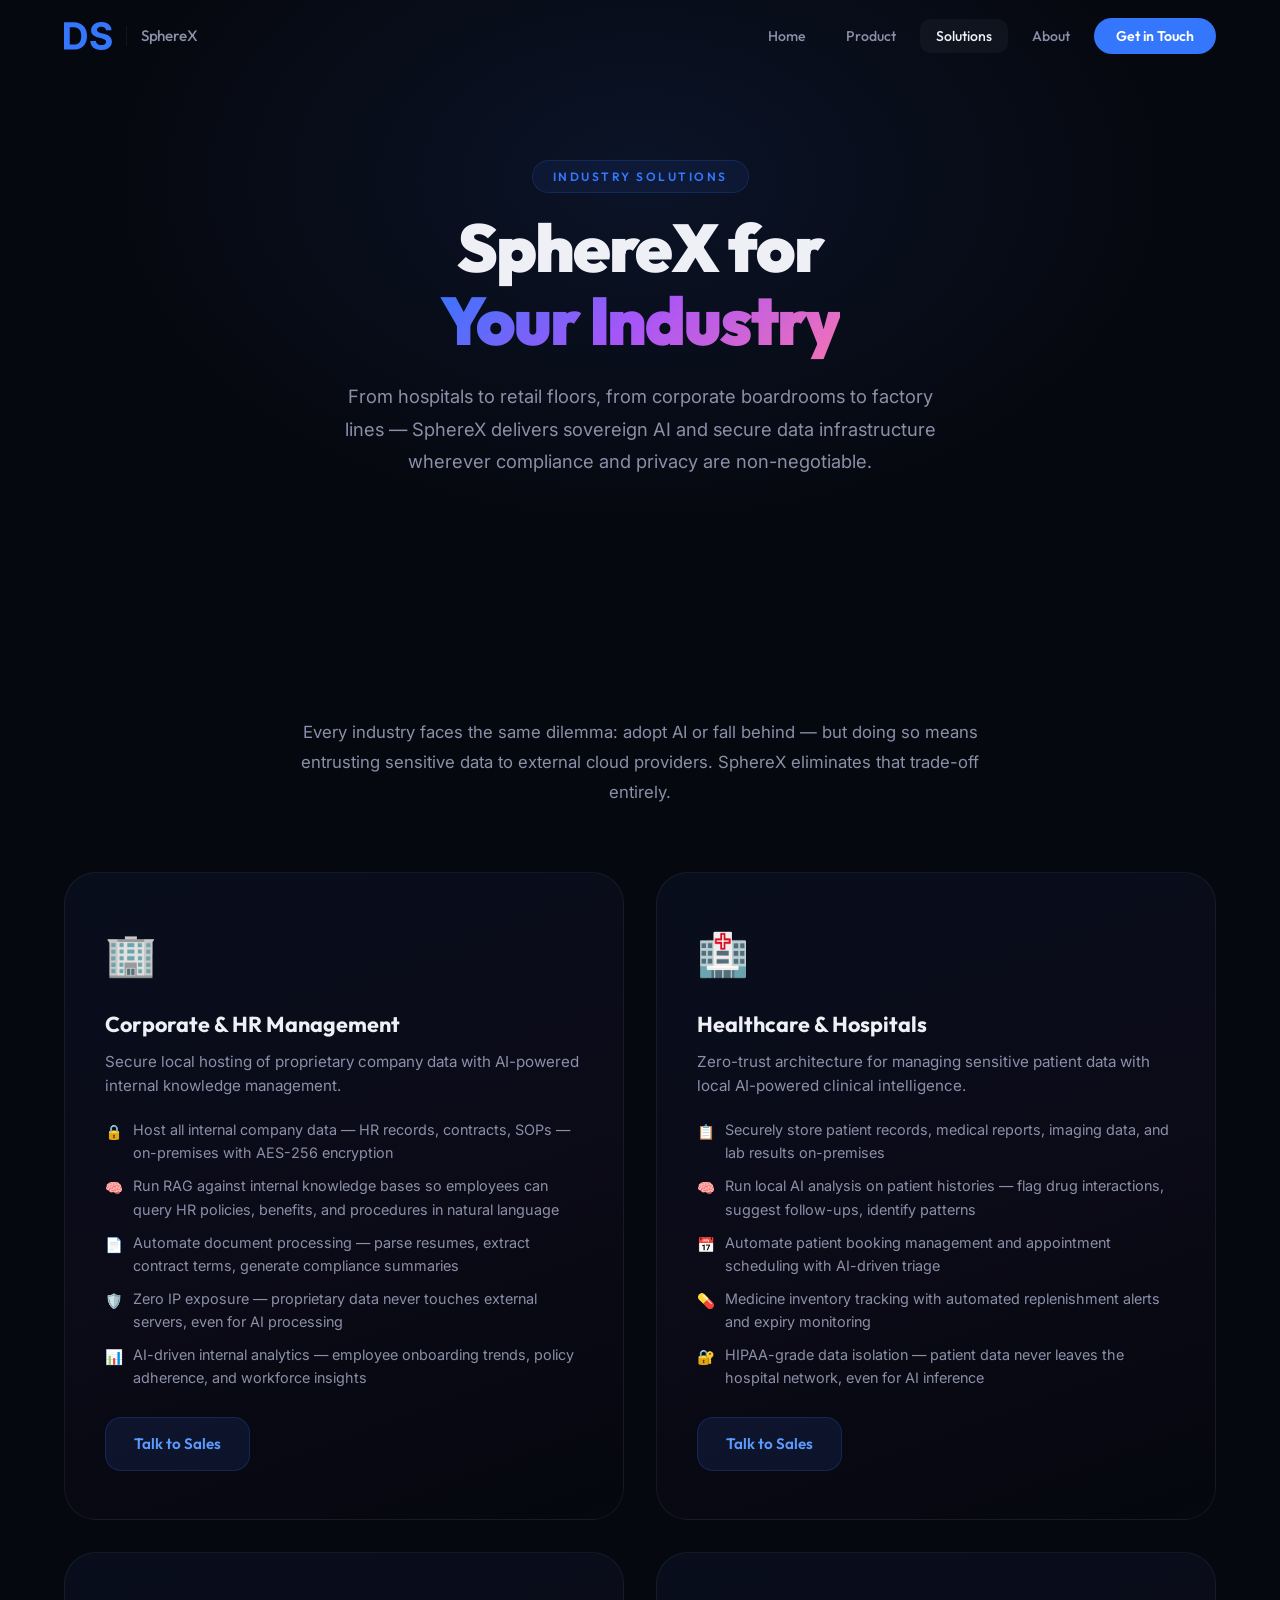
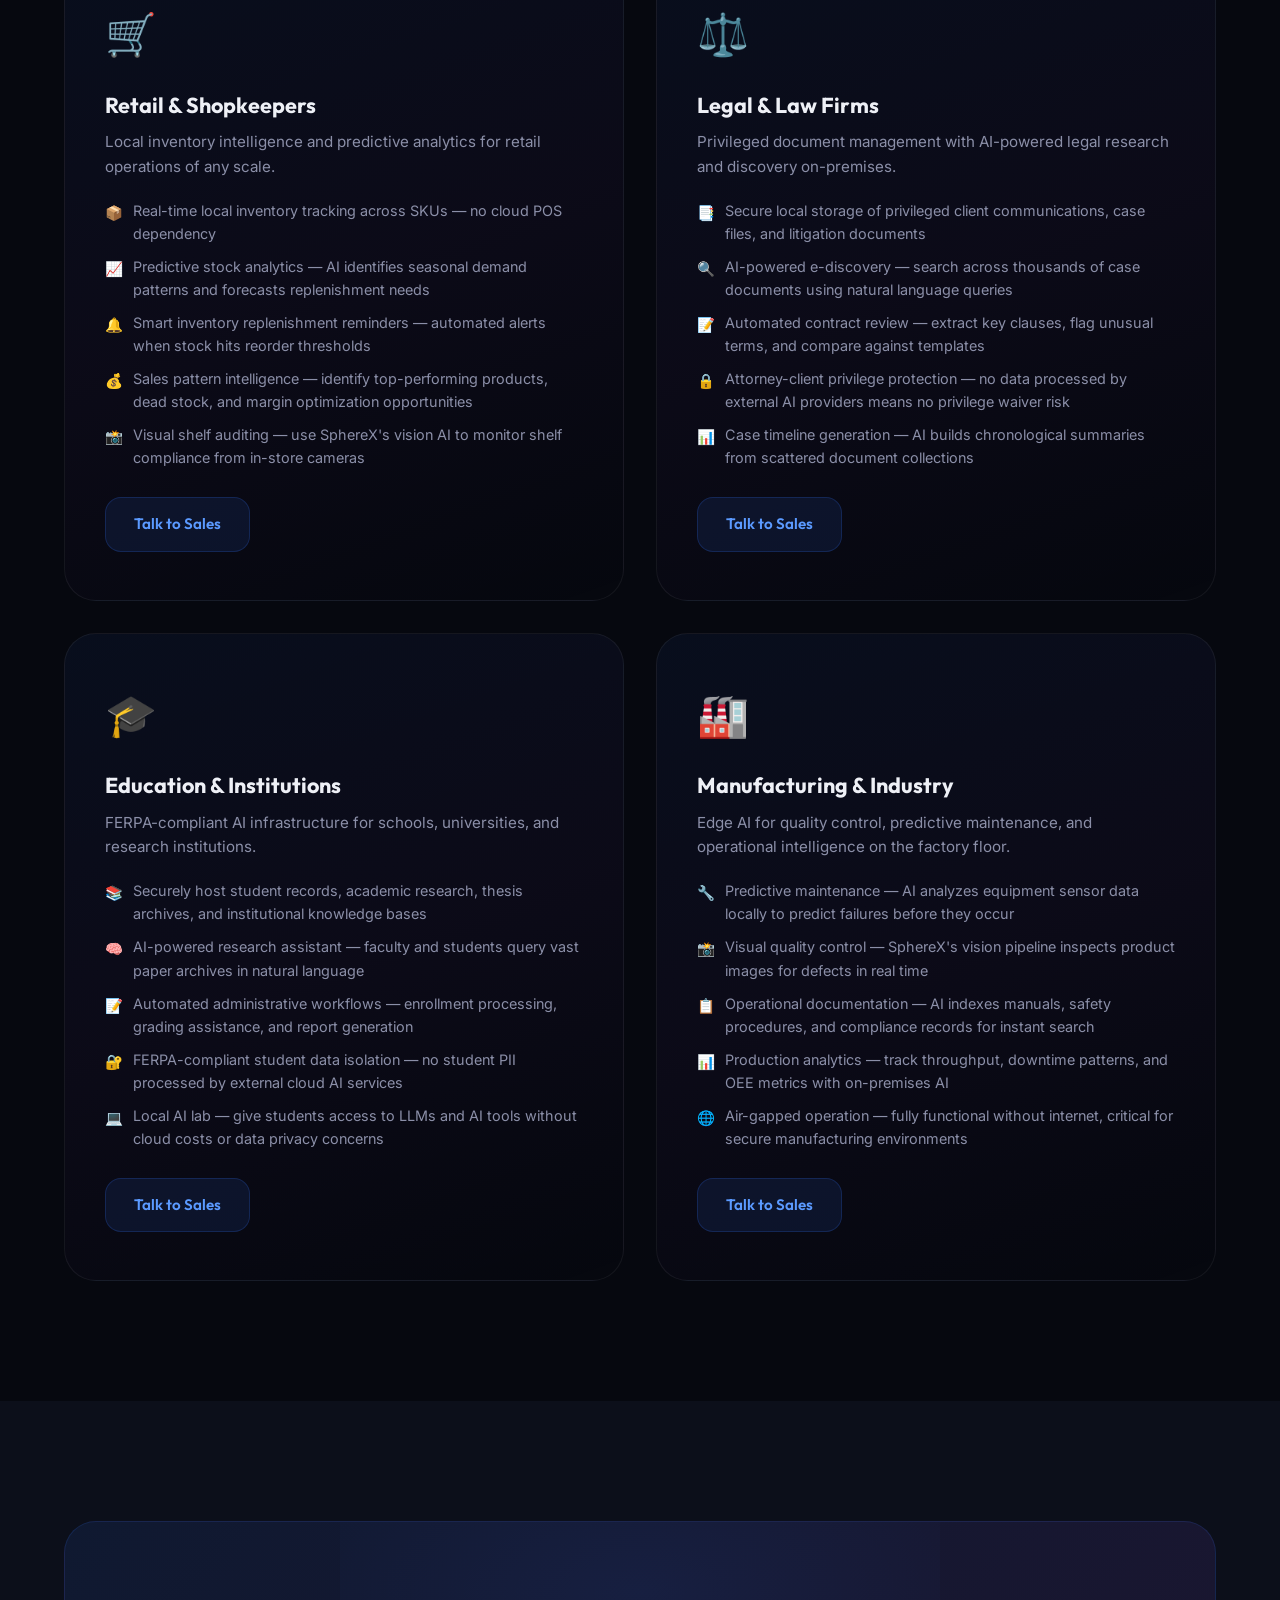
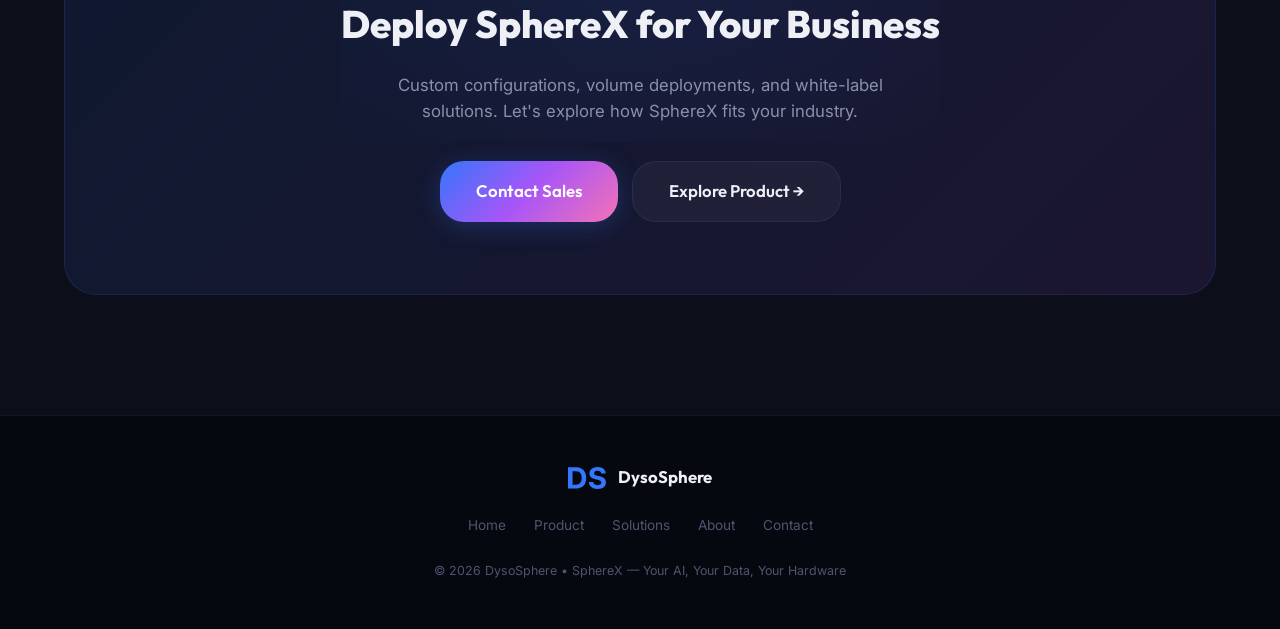
<file: solutions.html>
<!DOCTYPE html>
<html lang="en">
<head>
    <meta charset="UTF-8">
    <meta name="viewport" content="width=device-width, initial-scale=1.0">
    <title>SphereX Solutions — Industry Deployments | DysoSphere</title>
    <meta name="description" content="Deploy SphereX in healthcare, corporate, retail, legal, education, and manufacturing. Local AI and sovereign storage for every industry.">
    <link rel="preconnect" href="https://fonts.googleapis.com">
    <link rel="preconnect" href="https://fonts.gstatic.com" crossorigin>
    <link href="https://fonts.googleapis.com/css2?family=Outfit:wght@300;400;500;600;700;800;900&family=Inter:wght@400;500;600&display=swap" rel="stylesheet">
    <link rel="stylesheet" href="style.css">
</head>
<body>
    <nav class="navbar" id="navbar"><div class="nav-container">
        <a href="index.html" class="nav-logo"><img src="images/DS.svg" alt="DS" style="height:28px;width:auto"><span class="logo-separator"></span><span class="logo-product">SphereX</span></a>
        <ul class="nav-links" id="navLinks">
            <li><a href="index.html">Home</a></li>
            <li><a href="product.html">Product</a></li>
            <li><a href="solutions.html" class="active">Solutions</a></li>
            <li><a href="about.html">About</a></li>
            <li><a href="contact.html" class="nav-cta">Get in Touch</a></li>
        </ul>
        <button class="nav-toggle" id="navToggle" aria-label="Menu"><span></span><span></span><span></span></button>
    </div></nav>

    <!-- PAGE HERO -->
    <section class="page-hero">
        <div class="hero-gradient"></div>
        <div class="page-hero-content">
            <span class="section-tag animate-in">Industry Solutions</span>
            <h1 class="hero-title animate-in d1">SphereX for<br><span class="gradient-text">Your Industry</span></h1>
            <p class="hero-subtitle animate-in d2">From hospitals to retail floors, from corporate boardrooms to factory lines — SphereX delivers sovereign AI and secure data infrastructure wherever compliance and privacy are non-negotiable.</p>
        </div>
    </section>

    <!-- SOLUTIONS -->
    <section class="solutions-section">
        <div class="container">
            <p class="solutions-intro">Every industry faces the same dilemma: adopt AI or fall behind — but doing so means entrusting sensitive data to external cloud providers. SphereX eliminates that trade-off entirely.</p>

            <div class="solutions-grid">

                <!-- Corporate & HR -->
                <div class="solution-vertical reveal">
                    <div class="solution-icon">🏢</div>
                    <h3>Corporate & HR Management</h3>
                    <p class="solution-tagline">Secure local hosting of proprietary company data with AI-powered internal knowledge management.</p>
                    <ul class="solution-features">
                        <li><span class="sf-icon">🔒</span> Host all internal company data — HR records, contracts, SOPs — on-premises with AES-256 encryption</li>
                        <li><span class="sf-icon">🧠</span> Run RAG against internal knowledge bases so employees can query HR policies, benefits, and procedures in natural language</li>
                        <li><span class="sf-icon">📄</span> Automate document processing — parse resumes, extract contract terms, generate compliance summaries</li>
                        <li><span class="sf-icon">🛡️</span> Zero IP exposure — proprietary data never touches external servers, even for AI processing</li>
                        <li><span class="sf-icon">📊</span> AI-driven internal analytics — employee onboarding trends, policy adherence, and workforce insights</li>
                    </ul>
                    <a href="contact.html?ref=corporate" class="btn btn-secondary">Talk to Sales</a>
                </div>

                <!-- Healthcare -->
                <div class="solution-vertical reveal">
                    <div class="solution-icon">🏥</div>
                    <h3>Healthcare & Hospitals</h3>
                    <p class="solution-tagline">Zero-trust architecture for managing sensitive patient data with local AI-powered clinical intelligence.</p>
                    <ul class="solution-features">
                        <li><span class="sf-icon">📋</span> Securely store patient records, medical reports, imaging data, and lab results on-premises</li>
                        <li><span class="sf-icon">🧠</span> Run local AI analysis on patient histories — flag drug interactions, suggest follow-ups, identify patterns</li>
                        <li><span class="sf-icon">📅</span> Automate patient booking management and appointment scheduling with AI-driven triage</li>
                        <li><span class="sf-icon">💊</span> Medicine inventory tracking with automated replenishment alerts and expiry monitoring</li>
                        <li><span class="sf-icon">🔐</span> HIPAA-grade data isolation — patient data never leaves the hospital network, even for AI inference</li>
                    </ul>
                    <a href="contact.html?ref=healthcare" class="btn btn-secondary">Talk to Sales</a>
                </div>

                <!-- Retail -->
                <div class="solution-vertical reveal">
                    <div class="solution-icon">🛒</div>
                    <h3>Retail & Shopkeepers</h3>
                    <p class="solution-tagline">Local inventory intelligence and predictive analytics for retail operations of any scale.</p>
                    <ul class="solution-features">
                        <li><span class="sf-icon">📦</span> Real-time local inventory tracking across SKUs — no cloud POS dependency</li>
                        <li><span class="sf-icon">📈</span> Predictive stock analytics — AI identifies seasonal demand patterns and forecasts replenishment needs</li>
                        <li><span class="sf-icon">🔔</span> Smart inventory replenishment reminders — automated alerts when stock hits reorder thresholds</li>
                        <li><span class="sf-icon">💰</span> Sales pattern intelligence — identify top-performing products, dead stock, and margin optimization opportunities</li>
                        <li><span class="sf-icon">📸</span> Visual shelf auditing — use SphereX's vision AI to monitor shelf compliance from in-store cameras</li>
                    </ul>
                    <a href="contact.html?ref=retail" class="btn btn-secondary">Talk to Sales</a>
                </div>

                <!-- Legal -->
                <div class="solution-vertical reveal">
                    <div class="solution-icon">⚖️</div>
                    <h3>Legal & Law Firms</h3>
                    <p class="solution-tagline">Privileged document management with AI-powered legal research and discovery on-premises.</p>
                    <ul class="solution-features">
                        <li><span class="sf-icon">📑</span> Secure local storage of privileged client communications, case files, and litigation documents</li>
                        <li><span class="sf-icon">🔍</span> AI-powered e-discovery — search across thousands of case documents using natural language queries</li>
                        <li><span class="sf-icon">📝</span> Automated contract review — extract key clauses, flag unusual terms, and compare against templates</li>
                        <li><span class="sf-icon">🔒</span> Attorney-client privilege protection — no data processed by external AI providers means no privilege waiver risk</li>
                        <li><span class="sf-icon">📊</span> Case timeline generation — AI builds chronological summaries from scattered document collections</li>
                    </ul>
                    <a href="contact.html?ref=legal" class="btn btn-secondary">Talk to Sales</a>
                </div>

                <!-- Education -->
                <div class="solution-vertical reveal">
                    <div class="solution-icon">🎓</div>
                    <h3>Education & Institutions</h3>
                    <p class="solution-tagline">FERPA-compliant AI infrastructure for schools, universities, and research institutions.</p>
                    <ul class="solution-features">
                        <li><span class="sf-icon">📚</span> Securely host student records, academic research, thesis archives, and institutional knowledge bases</li>
                        <li><span class="sf-icon">🧠</span> AI-powered research assistant — faculty and students query vast paper archives in natural language</li>
                        <li><span class="sf-icon">📝</span> Automated administrative workflows — enrollment processing, grading assistance, and report generation</li>
                        <li><span class="sf-icon">🔐</span> FERPA-compliant student data isolation — no student PII processed by external cloud AI services</li>
                        <li><span class="sf-icon">💻</span> Local AI lab — give students access to LLMs and AI tools without cloud costs or data privacy concerns</li>
                    </ul>
                    <a href="contact.html?ref=education" class="btn btn-secondary">Talk to Sales</a>
                </div>

                <!-- Manufacturing -->
                <div class="solution-vertical reveal">
                    <div class="solution-icon">🏭</div>
                    <h3>Manufacturing & Industry</h3>
                    <p class="solution-tagline">Edge AI for quality control, predictive maintenance, and operational intelligence on the factory floor.</p>
                    <ul class="solution-features">
                        <li><span class="sf-icon">🔧</span> Predictive maintenance — AI analyzes equipment sensor data locally to predict failures before they occur</li>
                        <li><span class="sf-icon">📸</span> Visual quality control — SphereX's vision pipeline inspects product images for defects in real time</li>
                        <li><span class="sf-icon">📋</span> Operational documentation — AI indexes manuals, safety procedures, and compliance records for instant search</li>
                        <li><span class="sf-icon">📊</span> Production analytics — track throughput, downtime patterns, and OEE metrics with on-premises AI</li>
                        <li><span class="sf-icon">🌐</span> Air-gapped operation — fully functional without internet, critical for secure manufacturing environments</li>
                    </ul>
                    <a href="contact.html?ref=manufacturing" class="btn btn-secondary">Talk to Sales</a>
                </div>

            </div>
        </div>
    </section>

    <!-- CTA -->
    <section class="cta">
        <div class="container">
            <div class="cta-card">
                <div class="cta-glow"></div>
                <h2>Deploy SphereX for Your Business</h2>
                <p>Custom configurations, volume deployments, and white-label solutions. Let's explore how SphereX fits your industry.</p>
                <div class="cta-actions">
                    <a href="contact.html" class="btn btn-primary btn-lg">Contact Sales</a>
                    <a href="product.html" class="btn btn-ghost btn-lg">Explore Product →</a>
                </div>
            </div>
        </div>
    </section>

    <footer class="footer"><div class="container"><div class="footer-inner">
        <div class="footer-brand"><img src="images/DS.svg" alt="DS" style="height:22px;width:auto"><span>DysoSphere</span></div>
        <div class="footer-links"><a href="index.html">Home</a><a href="product.html">Product</a><a href="solutions.html">Solutions</a><a href="about.html">About</a><a href="contact.html">Contact</a></div>
        <p class="footer-copy">&copy; 2026 DysoSphere &bull; SphereX — Your AI, Your Data, Your Hardware</p>
    </div></div></footer>
    <script src="script.js"></script>
</body>
</html>
</file>
<file: style.css>
/* ═══════════ DYSOSPHERE — SPHEREX DESIGN SYSTEM ═══════════ */
:root {
  --bg: #06080f; --bg-2: #0c0f1a; --bg-3: #111528;
  --bg-card: rgba(255,255,255,0.03); --bg-card-hover: rgba(255,255,255,0.06);
  --bg-glass: rgba(12,15,26,0.7);
  --text: #eef0f6; --text-2: #8b8fa8; --text-3: #505470;
  --brand: #3476FC; --brand-light: #5b9aff;
  --purple: #a855f7; --cyan: #22d3ee; --green: #34d399;
  --pink: #f472b6; --orange: #fb923c;
  --gradient: linear-gradient(135deg, #3476FC 0%, #a855f7 50%, #f472b6 100%);
  --gradient-subtle: linear-gradient(135deg, rgba(52,118,252,0.10), rgba(168,85,247,0.10));
  --gradient-card: linear-gradient(160deg, rgba(52,118,252,0.06), rgba(168,85,247,0.04), transparent);
  --border: rgba(255,255,255,0.06); --border-hover: rgba(52,118,252,0.25);
  --r-sm: 10px; --r-md: 16px; --r-lg: 24px; --r-xl: 32px;
  --font: 'Outfit', -apple-system, sans-serif;
  --font-body: 'Inter', -apple-system, sans-serif;
  --shadow-glow: 0 0 60px rgba(52,118,252,0.12);
}

/* ═══════ RESET ═══════ */
*,*::before,*::after{box-sizing:border-box;margin:0;padding:0}
html{scroll-behavior:smooth}
body{font-family:var(--font);background:var(--bg);color:var(--text);line-height:1.6;overflow-x:hidden;-webkit-font-smoothing:antialiased}
a{color:inherit;text-decoration:none}
img{max-width:100%;display:block}
ul{list-style:none}
.container{max-width:1200px;margin:0 auto;padding:0 24px}

/* ═══════ UTILITIES ═══════ */
.gradient-text{background:var(--gradient);-webkit-background-clip:text;-webkit-text-fill-color:transparent;background-clip:text}
.section-tag{display:inline-block;font-size:.75rem;font-weight:600;letter-spacing:2.5px;text-transform:uppercase;color:var(--brand);background:rgba(52,118,252,0.08);border:1px solid rgba(52,118,252,0.18);padding:6px 20px;border-radius:100px;margin-bottom:18px}
.section-header{text-align:center;margin-bottom:64px}
.section-title{font-size:clamp(1.8rem,4vw,3rem);font-weight:800;line-height:1.15;margin-bottom:16px;letter-spacing:-.02em}
.section-subtitle{font-size:1.05rem;color:var(--text-2);max-width:600px;margin:0 auto;font-family:var(--font-body);line-height:1.7}

/* ═══════ BUTTONS ═══════ */
.btn{display:inline-flex;align-items:center;gap:10px;padding:14px 28px;border-radius:var(--r-md);font-weight:600;font-size:.95rem;transition:all .25s ease;cursor:pointer;border:none;font-family:var(--font);position:relative;overflow:hidden}
.btn-primary{background:var(--gradient);color:#fff;box-shadow:0 4px 24px rgba(52,118,252,0.25)}
.btn-primary:hover{transform:translateY(-2px);box-shadow:0 8px 32px rgba(52,118,252,0.35)}
.btn-secondary{background:rgba(52,118,252,0.1);color:var(--brand-light);border:1px solid rgba(52,118,252,0.2)}
.btn-secondary:hover{background:rgba(52,118,252,0.18);border-color:rgba(52,118,252,0.35)}
.btn-ghost{background:rgba(255,255,255,0.04);color:var(--text);border:1px solid var(--border)}
.btn-ghost:hover{background:rgba(255,255,255,0.08);border-color:var(--border-hover)}
.btn-lg{padding:16px 36px;font-size:1.05rem;border-radius:var(--r-lg)}

/* ═══════ NAVBAR ═══════ */
.navbar{position:fixed;top:0;left:0;right:0;z-index:1000;height:72px;display:flex;align-items:center;transition:all .35s ease}
.navbar.scrolled{background:var(--bg-glass);backdrop-filter:blur(20px) saturate(1.4);border-bottom:1px solid var(--border)}
.nav-container{max-width:1200px;margin:0 auto;padding:0 24px;width:100%;display:flex;align-items:center;justify-content:space-between}
.nav-logo{display:flex;align-items:center;gap:12px;font-weight:700;font-size:1.15rem;letter-spacing:-.01em}
.nav-logo svg{height:28px;width:auto}
.nav-logo .logo-separator{width:1px;height:20px;background:var(--border);margin:0 2px}
.nav-logo .logo-product{color:var(--text-2);font-weight:500;font-size:.95rem}
.nav-links{display:flex;align-items:center;gap:8px}
.nav-links a{font-size:.88rem;font-weight:500;color:var(--text-2);padding:8px 16px;border-radius:var(--r-sm);transition:.2s}
.nav-links a:hover,.nav-links a.active{color:var(--text);background:rgba(255,255,255,0.04)}
.nav-cta{background:var(--brand)!important;color:#fff!important;padding:9px 22px!important;border-radius:100px!important;font-weight:600!important}
.nav-cta:hover{background:var(--brand-light)!important;box-shadow:0 4px 20px rgba(52,118,252,0.3)}
.nav-toggle{display:none;background:none;border:none;cursor:pointer;padding:8px}
.nav-toggle span{display:block;width:22px;height:2px;background:var(--text);margin:5px 0;transition:.3s}

/* ═══════ HERO ═══════ */
.hero{position:relative;min-height:100vh;display:flex;align-items:center;justify-content:center;padding:120px 24px 80px;overflow:hidden}
.hero-bg{position:absolute;inset:0}
.hero-gradient{position:absolute;inset:0;background:radial-gradient(ellipse at 30% 20%,rgba(52,118,252,0.12) 0%,transparent 55%),radial-gradient(ellipse at 70% 60%,rgba(168,85,247,0.08) 0%,transparent 45%),radial-gradient(ellipse at 50% 90%,rgba(34,211,238,0.05) 0%,transparent 40%)}
.hero-particles{position:absolute;inset:0;pointer-events:none}
.hero-content{position:relative;z-index:2;text-align:center;max-width:860px;width:100%}
.hero-badge{display:inline-flex;align-items:center;gap:8px;font-size:.82rem;font-weight:500;color:var(--green);background:rgba(52,211,153,0.06);border:1px solid rgba(52,211,153,0.15);padding:8px 20px;border-radius:100px;margin-bottom:32px;font-family:var(--font-body)}
.badge-dot{width:7px;height:7px;background:var(--green);border-radius:50%;animation:pulse 2s infinite}
@keyframes pulse{0%,100%{opacity:1}50%{opacity:.3}}
.hero-title{font-size:clamp(2.4rem,5.5vw,4.2rem);font-weight:900;line-height:1.08;margin-bottom:24px;letter-spacing:-.03em}
.hero-subtitle{font-size:1.15rem;color:var(--text-2);max-width:600px;margin:0 auto 40px;line-height:1.75;font-family:var(--font-body)}
.hero-actions{display:flex;gap:14px;justify-content:center;flex-wrap:wrap;margin-bottom:56px}

/* ═══════ ANIMATIONS ═══════ */
.animate-in{animation:fadeInUp .7s ease forwards}
.d1{animation-delay:.1s;opacity:0}.d2{animation-delay:.2s;opacity:0}
.d3{animation-delay:.3s;opacity:0}.d4{animation-delay:.5s;opacity:0}
.d5{animation-delay:.7s;opacity:0}
@keyframes fadeInUp{from{opacity:0;transform:translateY(24px)}to{opacity:1;transform:translateY(0)}}
.reveal{opacity:0;transform:translateY(28px);transition:opacity .65s ease,transform .65s ease}
.reveal.visible{opacity:1;transform:translateY(0)}

/* ═══════ TRUST STRIP / MARQUEE ═══════ */
.trust-strip{padding:32px 0;border-top:1px solid var(--border);border-bottom:1px solid var(--border);overflow:hidden;position:relative}
.trust-strip::before,.trust-strip::after{content:'';position:absolute;top:0;bottom:0;width:80px;z-index:2}
.trust-strip::before{left:0;background:linear-gradient(90deg,var(--bg),transparent)}
.trust-strip::after{right:0;background:linear-gradient(-90deg,var(--bg),transparent)}
.marquee{display:flex;gap:48px;animation:marquee 30s linear infinite;width:max-content}
.marquee-item{display:flex;align-items:center;gap:10px;font-size:.88rem;font-weight:500;color:var(--text-3);white-space:nowrap;font-family:var(--font-body)}
.marquee-item .dot{width:5px;height:5px;background:var(--brand);border-radius:50%;opacity:.5}
@keyframes marquee{0%{transform:translateX(0)}100%{transform:translateX(-50%)}}

/* ═══════ DUAL PILLARS ═══════ */
.pillars{padding:120px 0}
.pillar-grid{display:grid;grid-template-columns:1fr 1fr;gap:32px}
.pillar-card{background:var(--gradient-card);border:1px solid var(--border);border-radius:var(--r-xl);padding:48px 40px;position:relative;overflow:hidden;transition:border-color .3s}
.pillar-card:hover{border-color:var(--border-hover)}
.pillar-card::before{content:'';position:absolute;top:0;left:0;right:0;height:2px;background:var(--gradient);opacity:0;transition:opacity .3s}
.pillar-card:hover::before{opacity:1}
.pillar-icon{font-size:2.2rem;margin-bottom:20px}
.pillar-card h3{font-size:1.5rem;font-weight:700;margin-bottom:12px;letter-spacing:-.01em}
.pillar-card p{color:var(--text-2);font-size:.95rem;margin-bottom:24px;font-family:var(--font-body);line-height:1.7}
.pillar-features{display:flex;flex-direction:column;gap:12px}
.pillar-feature{display:flex;align-items:flex-start;gap:12px;font-size:.9rem;color:var(--text-2);font-family:var(--font-body)}
.pillar-feature .check{color:var(--brand);font-weight:700;flex-shrink:0;margin-top:2px}

/* ═══════ FEATURE GRID ═══════ */
.features{padding:120px 0;background:var(--bg-2)}
.feature-grid{display:grid;grid-template-columns:repeat(3,1fr);gap:20px}
.feature-card{background:var(--bg-card);border:1px solid var(--border);border-radius:var(--r-lg);padding:36px 28px;transition:all .3s ease;position:relative;overflow:hidden}
.feature-card:hover{border-color:var(--border-hover);transform:translateY(-4px);background:var(--bg-card-hover)}
.feature-card::after{content:'';position:absolute;top:0;left:0;right:0;height:1px;background:var(--gradient);opacity:0;transition:opacity .3s}
.feature-card:hover::after{opacity:.6}
.feature-icon{width:48px;height:48px;border-radius:var(--r-sm);display:flex;align-items:center;justify-content:center;font-size:1.4rem;margin-bottom:20px;background:rgba(52,118,252,0.08);border:1px solid rgba(52,118,252,0.12)}
.feature-card h3{font-size:1.1rem;font-weight:700;margin-bottom:8px}
.feature-card p{color:var(--text-2);font-size:.88rem;line-height:1.7;font-family:var(--font-body)}

/* ═══════ CHAT DEMO ═══════ */
.chat-section{padding:120px 0}
.chat-layout{display:grid;grid-template-columns:1fr 1fr;gap:56px;align-items:center}
.chat-window{background:rgba(255,255,255,0.02);border:1px solid var(--border);border-radius:var(--r-lg);overflow:hidden;box-shadow:var(--shadow-glow)}
.chat-header{display:flex;align-items:center;gap:12px;padding:16px 20px;border-bottom:1px solid var(--border);font-size:.9rem}
.chat-avatar{width:36px;height:36px;background:var(--gradient-subtle);border-radius:50%;display:flex;align-items:center;justify-content:center;font-size:1.1rem}
.chat-status{color:var(--green);font-size:.72rem;margin-left:8px;font-family:var(--font-body)}
.chat-messages{padding:20px;display:flex;flex-direction:column;gap:14px}
.msg{padding:12px 16px;border-radius:var(--r-md);font-size:.88rem;line-height:1.65;max-width:90%;font-family:var(--font-body)}
.msg-user{background:rgba(52,118,252,0.12);border:1px solid rgba(52,118,252,0.18);align-self:flex-end;color:var(--brand-light)}
.msg-ai{background:var(--bg-card);border:1px solid var(--border);align-self:flex-start;color:var(--text-2)}
.msg-ai strong{color:var(--text)}
.msg-typing{display:flex;gap:4px;padding:4px 0}
.msg-typing span{width:6px;height:6px;background:var(--text-3);border-radius:50%;animation:bounce 1.2s infinite}
.msg-typing span:nth-child(2){animation-delay:.2s}
.msg-typing span:nth-child(3){animation-delay:.4s}
@keyframes bounce{0%,60%,100%{transform:translateY(0)}30%{transform:translateY(-5px)}}

/* ═══════ PRODUCT PAGE — ARCH ═══════ */
.arch-section{padding:120px 0}
.arch-grid{display:grid;grid-template-columns:repeat(2,1fr);gap:24px}
.arch-card{background:var(--bg-card);border:1px solid var(--border);border-radius:var(--r-lg);padding:32px;transition:all .3s}
.arch-card:hover{border-color:var(--border-hover);transform:translateY(-3px)}
.arch-label{font-size:.72rem;font-weight:600;letter-spacing:2px;text-transform:uppercase;color:var(--brand);margin-bottom:12px}
.arch-card h3{font-size:1.2rem;font-weight:700;margin-bottom:10px}
.arch-card p{color:var(--text-2);font-size:.9rem;line-height:1.7;font-family:var(--font-body)}

/* ═══════ PRODUCT — SPECS TABLE ═══════ */
.specs-section{padding:120px 0;background:var(--bg-2)}
.specs-table{width:100%;border-collapse:collapse;font-family:var(--font-body)}
.specs-table th{text-align:left;padding:14px 20px;font-size:.75rem;letter-spacing:2px;text-transform:uppercase;color:var(--text-3);border-bottom:1px solid var(--border)}
.specs-table td{padding:14px 20px;font-size:.9rem;border-bottom:1px solid var(--border)}
.specs-table td:first-child{color:var(--text);font-weight:600;width:35%}
.specs-table td:last-child{color:var(--text-2)}
.specs-table tr:hover td{background:rgba(52,118,252,0.03)}

/* ═══════ ABOUT PAGE ═══════ */
.mission-section{padding:120px 0}
.mission-grid{display:grid;grid-template-columns:1fr 1fr;gap:56px;align-items:center}
.mission-content h2{font-size:clamp(1.6rem,3vw,2.4rem);font-weight:800;margin-bottom:20px;line-height:1.2}
.mission-content p{color:var(--text-2);font-size:1rem;line-height:1.8;font-family:var(--font-body);margin-bottom:16px}

.values-section{padding:120px 0;background:var(--bg-2)}
.values-grid{display:grid;grid-template-columns:repeat(4,1fr);gap:20px}
.value-card{background:var(--bg-card);border:1px solid var(--border);border-radius:var(--r-lg);padding:32px 24px;text-align:center;transition:all .3s}
.value-card:hover{border-color:var(--border-hover);transform:translateY(-4px)}
.value-icon{font-size:2rem;margin-bottom:16px}
.value-card h3{font-size:1.05rem;font-weight:700;margin-bottom:8px}
.value-card p{color:var(--text-2);font-size:.85rem;line-height:1.7;font-family:var(--font-body)}

.team-section{padding:120px 0}
.team-grid{display:grid;grid-template-columns:repeat(3,1fr);gap:28px}
.team-card{background:var(--gradient-card);border:1px solid var(--border);border-radius:var(--r-xl);padding:44px 32px;text-align:center;transition:all .3s;position:relative;overflow:hidden}
.team-card:hover{border-color:var(--border-hover);transform:translateY(-4px)}
.team-avatar{width:80px;height:80px;border-radius:50%;background:var(--gradient-subtle);border:2px solid var(--border);display:flex;align-items:center;justify-content:center;font-size:1.8rem;margin:0 auto 20px;font-weight:800;color:var(--brand)}
.team-card h3{font-size:1.15rem;font-weight:700;margin-bottom:4px}
.team-role{font-size:.85rem;color:var(--text-3);margin-bottom:16px;font-family:var(--font-body)}
.team-email{display:inline-flex;align-items:center;gap:8px;font-size:.85rem;color:var(--brand-light);background:rgba(52,118,252,0.08);padding:8px 18px;border-radius:100px;border:1px solid rgba(52,118,252,0.15);transition:.2s;font-family:var(--font-body)}
.team-email:hover{background:rgba(52,118,252,0.15);border-color:rgba(52,118,252,0.3)}

/* ═══════ CONTACT PAGE ═══════ */
.contact-section{padding:120px 0}
.contact-grid{display:grid;grid-template-columns:repeat(3,1fr);gap:24px;margin-bottom:64px}
.contact-card{background:var(--gradient-card);border:1px solid var(--border);border-radius:var(--r-xl);padding:40px 32px;text-align:center;transition:all .3s}
.contact-card:hover{border-color:var(--border-hover);transform:translateY(-4px)}
.contact-icon{font-size:2.4rem;margin-bottom:20px}
.contact-card h3{font-size:1.15rem;font-weight:700;margin-bottom:10px}
.contact-card p{color:var(--text-2);font-size:.9rem;line-height:1.7;font-family:var(--font-body);margin-bottom:20px}
.email-block{text-align:center;padding:64px 40px;background:var(--gradient-subtle);border:1px solid rgba(52,118,252,0.15);border-radius:var(--r-xl)}
.email-block h2{font-size:1.8rem;font-weight:800;margin-bottom:12px}
.email-block p{color:var(--text-2);font-size:1rem;font-family:var(--font-body);margin-bottom:32px}
.email-list{display:flex;flex-direction:column;gap:12px;align-items:center}
.email-link{display:inline-flex;align-items:center;gap:10px;padding:12px 28px;background:rgba(52,118,252,0.08);border:1px solid rgba(52,118,252,0.18);border-radius:100px;color:var(--brand-light);font-size:.95rem;font-family:var(--font-body);transition:.2s;cursor:pointer}
.email-link:hover{background:rgba(52,118,252,0.16);border-color:rgba(52,118,252,0.35);transform:translateY(-1px)}

/* ═══════ CTA SECTION ═══════ */
.cta{padding:120px 0;background:var(--bg-2)}
.cta-card{position:relative;background:var(--gradient-subtle);border:1px solid rgba(52,118,252,0.15);border-radius:var(--r-xl);padding:72px 40px;text-align:center;overflow:hidden}
.cta-glow{position:absolute;top:-80px;left:50%;transform:translateX(-50%);width:600px;height:300px;background:radial-gradient(ellipse,rgba(52,118,252,0.08),transparent);pointer-events:none}
.cta-card h2{font-size:clamp(1.6rem,3.5vw,2.4rem);font-weight:800;margin-bottom:16px;position:relative}
.cta-card>p{font-size:1.05rem;color:var(--text-2);max-width:500px;margin:0 auto 36px;position:relative;font-family:var(--font-body)}
.cta-actions{display:flex;justify-content:center;gap:14px;flex-wrap:wrap;position:relative}

/* ═══════ FOOTER ═══════ */
.footer{padding:48px 0;border-top:1px solid var(--border)}
.footer-inner{display:flex;flex-direction:column;align-items:center;gap:24px;text-align:center}
.footer-brand{display:flex;align-items:center;gap:12px;font-weight:700;font-size:1.05rem}
.footer-brand svg{height:22px;width:auto}
.footer-links{display:flex;gap:28px;flex-wrap:wrap;justify-content:center}
.footer-links a{font-size:.85rem;color:var(--text-3);transition:.2s;font-family:var(--font-body)}
.footer-links a:hover{color:var(--text)}
.footer-copy{font-size:.78rem;color:var(--text-3);font-family:var(--font-body)}

/* ═══════ WORKFLOW CARDS ═══════ */
.workflows{padding:120px 0}
.workflow-card{display:grid;grid-template-columns:1fr 1fr;gap:48px;align-items:center;margin-bottom:48px;padding:36px;background:var(--bg-card);border:1px solid var(--border);border-radius:var(--r-xl);transition:border-color .3s}
.workflow-card:hover{border-color:var(--border-hover)}
.workflow-card:last-child{margin-bottom:0}
.workflow-card.reverse{direction:rtl}
.workflow-card.reverse > *{direction:ltr}
.workflow-number{font-size:3rem;font-weight:900;background:var(--gradient);-webkit-background-clip:text;-webkit-text-fill-color:transparent;opacity:.3;line-height:1;margin-bottom:8px}
.workflow-content h3{font-size:1.3rem;font-weight:700;margin-bottom:10px}
.workflow-desc{color:var(--text-2);margin-bottom:16px;font-size:.93rem;font-family:var(--font-body);line-height:1.7}
.workflow-quote{font-style:italic;color:var(--text-3);font-size:.85rem;padding-left:14px;border-left:2px solid rgba(52,118,252,0.3);font-family:var(--font-body);line-height:1.6}
.mini-chat{background:rgba(0,0,0,0.3);border:1px solid var(--border);border-radius:var(--r-lg);padding:18px;display:flex;flex-direction:column;gap:12px}
.mini-chat .msg{max-width:95%;font-size:.82rem}

/* ═══════ USE CASE PILLS ═══════ */
.use-cases{padding:40px 0;border-bottom:1px solid var(--border)}
.use-case-strip{display:flex;justify-content:center;gap:10px;flex-wrap:wrap}
.use-case-pill{padding:10px 20px;background:var(--bg-card);border:1px solid var(--border);border-radius:100px;font-size:.84rem;font-weight:500;color:var(--text-2);transition:.3s;font-family:var(--font-body)}
.use-case-pill:hover{border-color:var(--purple);color:var(--purple);background:rgba(168,85,247,0.08)}

/* ═══════ DAILY TIMELINE ═══════ */
.daily-life{padding:120px 0}
.daily-card{background:var(--gradient-subtle);border:1px solid rgba(52,118,252,0.12);border-radius:var(--r-xl);padding:56px 48px}
.daily-card h2{font-size:2rem;font-weight:800;text-align:center;margin-bottom:40px}
.timeline{position:relative;padding-left:120px}
.timeline::before{content:'';position:absolute;left:100px;top:0;bottom:0;width:2px;background:rgba(52,118,252,0.2)}
.timeline-item{position:relative;margin-bottom:24px;padding-left:24px}
.timeline-item:last-child{margin-bottom:0}
.timeline-item::before{content:'';position:absolute;left:-7px;top:6px;width:12px;height:12px;background:var(--brand);border-radius:50%;border:2px solid var(--bg)}
.timeline-time{position:absolute;left:-120px;top:2px;width:90px;text-align:right;font-size:.8rem;font-weight:600;color:var(--brand);font-family:var(--font-body)}
.timeline-content{color:var(--text-2);font-size:.9rem;font-family:var(--font-body);line-height:1.6}
.timeline-content strong{color:var(--text)}
.daily-life + .daily-life{padding-top:0}

/* ═══════ WHY SECTION ═══════ */
.why-section{padding:120px 0;background:var(--bg-2)}
.why-grid{display:grid;grid-template-columns:repeat(3,1fr);gap:20px}
.why-card{background:var(--bg-card);border:1px solid var(--border);border-radius:var(--r-lg);padding:32px;transition:transform .3s,border-color .3s}
.why-card:hover{transform:translateY(-4px);border-color:var(--border-hover)}
.why-card.highlight-card{background:var(--gradient-subtle);border-color:rgba(52,118,252,0.2)}
.why-icon{font-size:2rem;margin-bottom:16px}
.why-card h3{font-size:1.12rem;font-weight:700;margin-bottom:8px}
.why-card p{color:var(--text-2);font-size:.88rem;font-family:var(--font-body);line-height:1.7}

/* ═══════ PAGE HERO (INNER PAGES) ═══════ */
.page-hero{padding:160px 24px 80px;text-align:center;position:relative;overflow:hidden}
.page-hero .hero-gradient{position:absolute;inset:0;background:radial-gradient(ellipse at 50% 30%,rgba(52,118,252,0.10) 0%,transparent 60%)}
.page-hero-content{position:relative;z-index:2;max-width:720px;margin:0 auto}

/* ═══════ DUAL CHAT DEMOS (HOME) ═══════ */
.dual-chat-demos{display:grid;grid-template-columns:1fr 1fr;gap:28px;max-width:960px;margin:0 auto}
.dual-chat-demos .chat-window{flex:1}
.chat-label{font-size:.72rem;font-weight:600;letter-spacing:2px;text-transform:uppercase;color:var(--brand);margin-bottom:10px;display:block;text-align:center}

/* ═══════ STATS / ROI SECTION ═══════ */
.stats-section{padding:100px 0;background:var(--bg-2);border-top:1px solid var(--border);border-bottom:1px solid var(--border)}
.stats-grid{display:grid;grid-template-columns:repeat(4,1fr);gap:32px;text-align:center}
.stat-item .stat-number{font-size:clamp(2.2rem,4vw,3.6rem);font-weight:900;background:var(--gradient);-webkit-background-clip:text;-webkit-text-fill-color:transparent;background-clip:text;line-height:1.1;margin-bottom:8px}
.stat-item .stat-label{font-size:.9rem;color:var(--text-2);font-family:var(--font-body);line-height:1.5}

/* ═══════ CAPABILITY CARDS (PRODUCT) ═══════ */
.capabilities{padding:120px 0}
.capability-grid{display:grid;grid-template-columns:repeat(2,1fr);gap:24px}
.capability-card{background:var(--gradient-card);border:1px solid var(--border);border-radius:var(--r-xl);padding:40px 36px;transition:all .3s;position:relative;overflow:hidden}
.capability-card:hover{border-color:var(--border-hover);transform:translateY(-4px)}
.capability-card::before{content:'';position:absolute;top:0;left:0;right:0;height:2px;background:var(--gradient);opacity:0;transition:opacity .3s}
.capability-card:hover::before{opacity:1}
.capability-icon{width:56px;height:56px;border-radius:var(--r-md);display:flex;align-items:center;justify-content:center;font-size:1.6rem;margin-bottom:20px;background:rgba(52,118,252,0.08);border:1px solid rgba(52,118,252,0.12)}
.capability-card h3{font-size:1.25rem;font-weight:700;margin-bottom:10px}
.capability-card p{color:var(--text-2);font-size:.93rem;line-height:1.75;font-family:var(--font-body)}
.capability-bullets{list-style:none;margin-top:16px;display:flex;flex-direction:column;gap:8px}
.capability-bullets li{display:flex;align-items:flex-start;gap:10px;font-size:.88rem;color:var(--text-2);font-family:var(--font-body);line-height:1.6}
.capability-bullets li::before{content:'✓';color:var(--brand);font-weight:700;flex-shrink:0;margin-top:1px}

/* ═══════ SPEC HIGHLIGHTS (PRODUCT) ═══════ */
.spec-highlights{padding:120px 0;background:var(--bg-2)}
.spec-grid{display:grid;grid-template-columns:repeat(4,1fr);gap:20px}
.spec-card{background:var(--bg-card);border:1px solid var(--border);border-radius:var(--r-lg);padding:32px 24px;text-align:center;transition:all .3s}
.spec-card:hover{border-color:var(--border-hover);transform:translateY(-3px)}
.spec-icon{font-size:2rem;margin-bottom:14px}
.spec-card h4{font-size:1rem;font-weight:700;margin-bottom:6px}
.spec-card p{color:var(--text-2);font-size:.85rem;font-family:var(--font-body);line-height:1.6}

/* ═══════ HOME USERS SECTION (PRODUCT) ═══════ */
.home-users{padding:120px 0}
.home-users-grid{display:grid;grid-template-columns:repeat(3,1fr);gap:24px}
.home-user-card{background:var(--bg-card);border:1px solid var(--border);border-radius:var(--r-lg);padding:36px 28px;text-align:center;transition:all .3s}
.home-user-card:hover{border-color:var(--border-hover);transform:translateY(-4px)}
.home-user-card .hu-icon{font-size:2.4rem;margin-bottom:16px}
.home-user-card h3{font-size:1.1rem;font-weight:700;margin-bottom:8px}
.home-user-card p{color:var(--text-2);font-size:.88rem;font-family:var(--font-body);line-height:1.7}

/* ═══════ SOLUTIONS PAGE — VERTICALS ═══════ */
.solutions-section{padding:120px 0}
.solutions-grid{display:grid;grid-template-columns:repeat(2,1fr);gap:32px}
.solution-vertical{background:var(--gradient-card);border:1px solid var(--border);border-radius:var(--r-xl);padding:48px 40px;transition:all .3s;position:relative;overflow:hidden}
.solution-vertical:hover{border-color:var(--border-hover);transform:translateY(-4px)}
.solution-vertical::before{content:'';position:absolute;top:0;left:0;right:0;height:2px;background:var(--gradient);opacity:0;transition:opacity .3s}
.solution-vertical:hover::before{opacity:1}
.solution-icon{font-size:2.6rem;margin-bottom:20px}
.solution-vertical h3{font-size:1.35rem;font-weight:700;margin-bottom:8px}
.solution-vertical .solution-tagline{font-size:.95rem;color:var(--text-2);margin-bottom:20px;font-family:var(--font-body);line-height:1.6}
.solution-features{list-style:none;display:flex;flex-direction:column;gap:10px;margin-bottom:28px}
.solution-features li{display:flex;align-items:flex-start;gap:10px;font-size:.9rem;color:var(--text-2);font-family:var(--font-body);line-height:1.6}
.solution-features li .sf-icon{flex-shrink:0;font-size:.9rem;margin-top:2px}
.solutions-section.alt-bg{background:var(--bg-2)}
.solutions-intro{text-align:center;max-width:700px;margin:0 auto 64px;color:var(--text-2);font-size:1.05rem;font-family:var(--font-body);line-height:1.8}

/* ═══════ RESPONSIVE ═══════ */
@media(max-width:1024px){
  .feature-grid{grid-template-columns:repeat(2,1fr)}
  .arch-grid{grid-template-columns:repeat(2,1fr)}
  .values-grid{grid-template-columns:repeat(2,1fr)}
  .stats-grid{grid-template-columns:repeat(2,1fr)}
  .spec-grid{grid-template-columns:repeat(2,1fr)}
}
@media(max-width:768px){
  .nav-links{display:none;position:absolute;top:72px;left:0;right:0;flex-direction:column;padding:20px 24px;background:var(--bg-glass);backdrop-filter:blur(20px);border-bottom:1px solid var(--border);gap:4px}
  .nav-links.open{display:flex}
  .nav-toggle{display:block}
  .pillar-grid{grid-template-columns:1fr}
  .feature-grid{grid-template-columns:1fr}
  .chat-layout{grid-template-columns:1fr}
  .arch-grid{grid-template-columns:1fr}
  .mission-grid{grid-template-columns:1fr}
  .team-grid{grid-template-columns:1fr}
  .values-grid{grid-template-columns:1fr}
  .contact-grid{grid-template-columns:1fr}
  .hero-title{font-size:clamp(2rem,7vw,3rem)}
  .pillar-card{padding:32px 24px}
  .cta-card{padding:48px 24px}
  .email-block{padding:40px 24px}
  .workflow-card,.workflow-card.reverse{grid-template-columns:1fr;direction:ltr}
  .why-grid{grid-template-columns:1fr}
  .timeline{padding-left:80px}
  .timeline::before{left:60px}
  .timeline-time{left:-80px;width:60px;font-size:.74rem}
  .daily-card{padding:32px 20px}
  .dual-chat-demos{grid-template-columns:1fr}
  .capability-grid{grid-template-columns:1fr}
  .solutions-grid{grid-template-columns:1fr}
  .home-users-grid{grid-template-columns:1fr}
  .stats-grid{grid-template-columns:repeat(2,1fr)}
  .spec-grid{grid-template-columns:repeat(2,1fr)}
  .solution-vertical{padding:32px 24px}
}
@media(max-width:480px){
  .hero{padding:100px 16px 60px}
  .container{padding:0 16px}
  .hero-actions{flex-direction:column;align-items:center}
  .stats-grid{grid-template-columns:1fr}
  .spec-grid{grid-template-columns:1fr}
}
</file>
